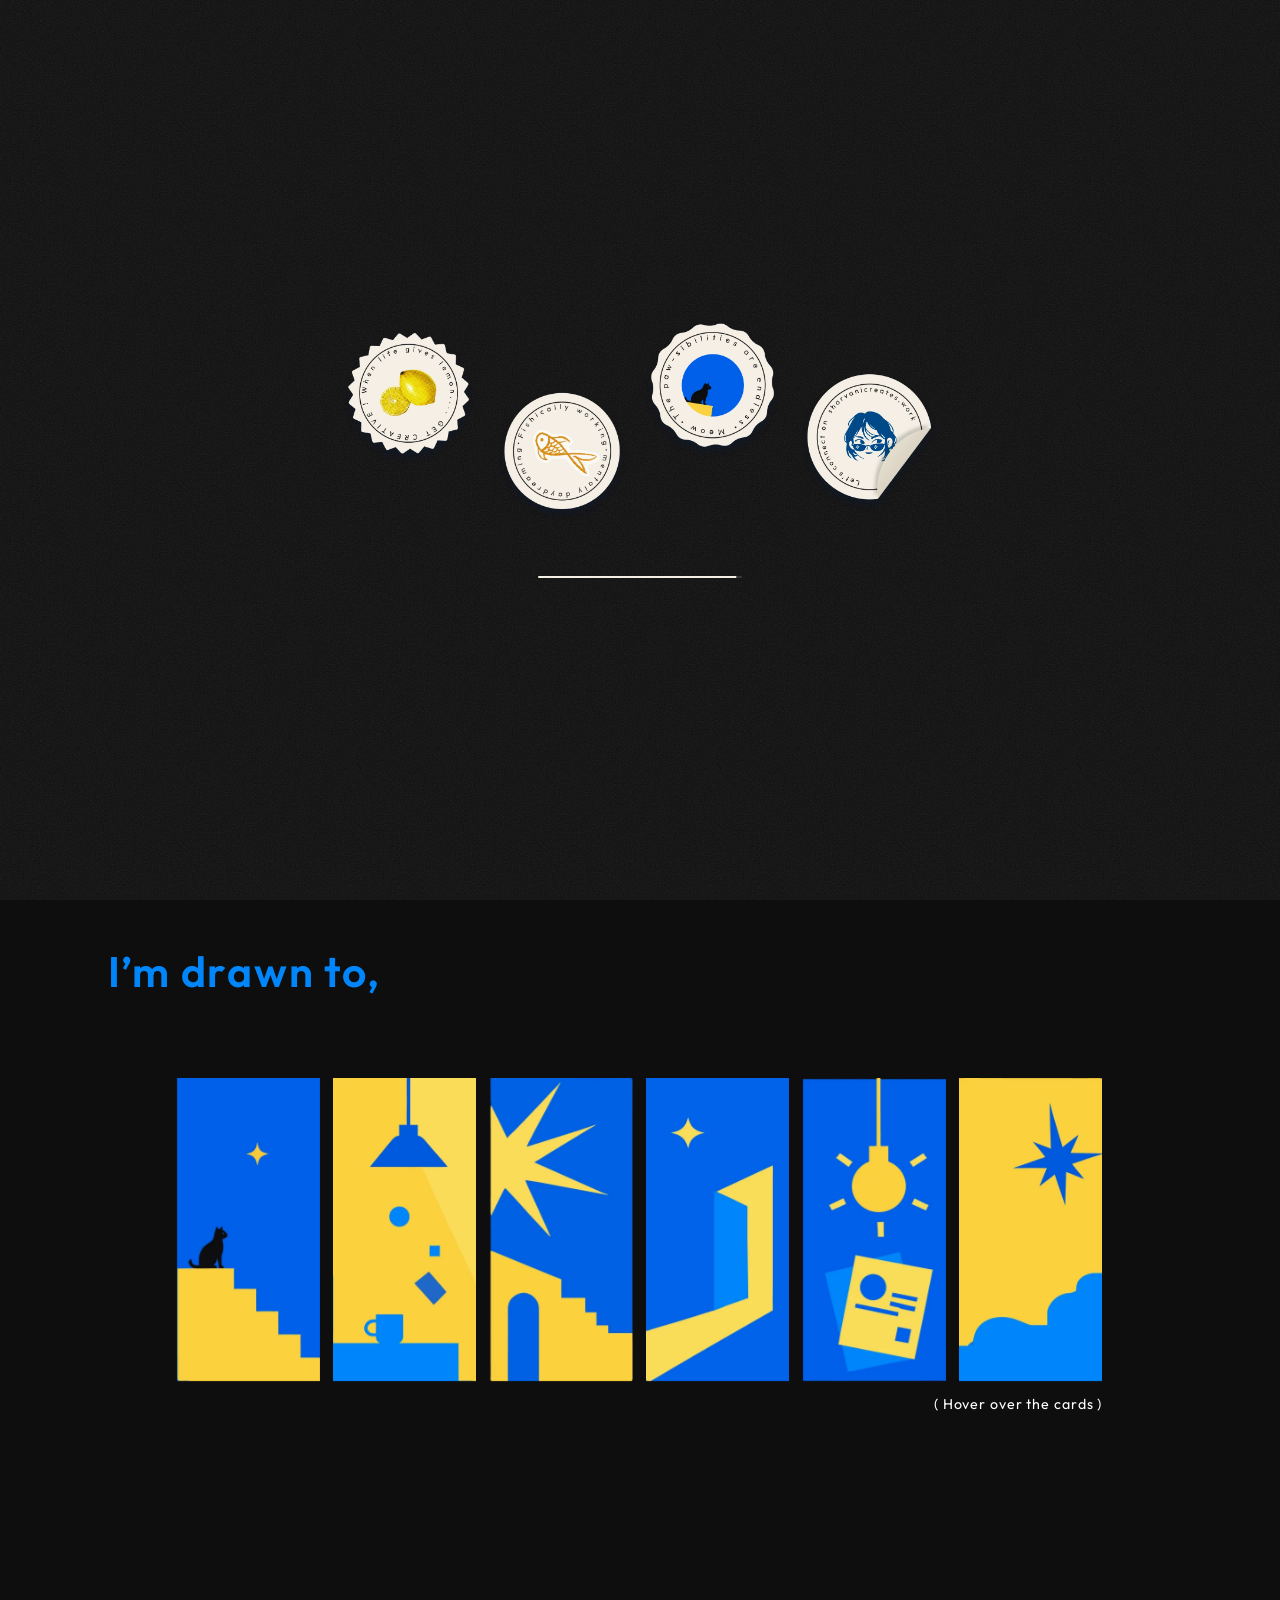
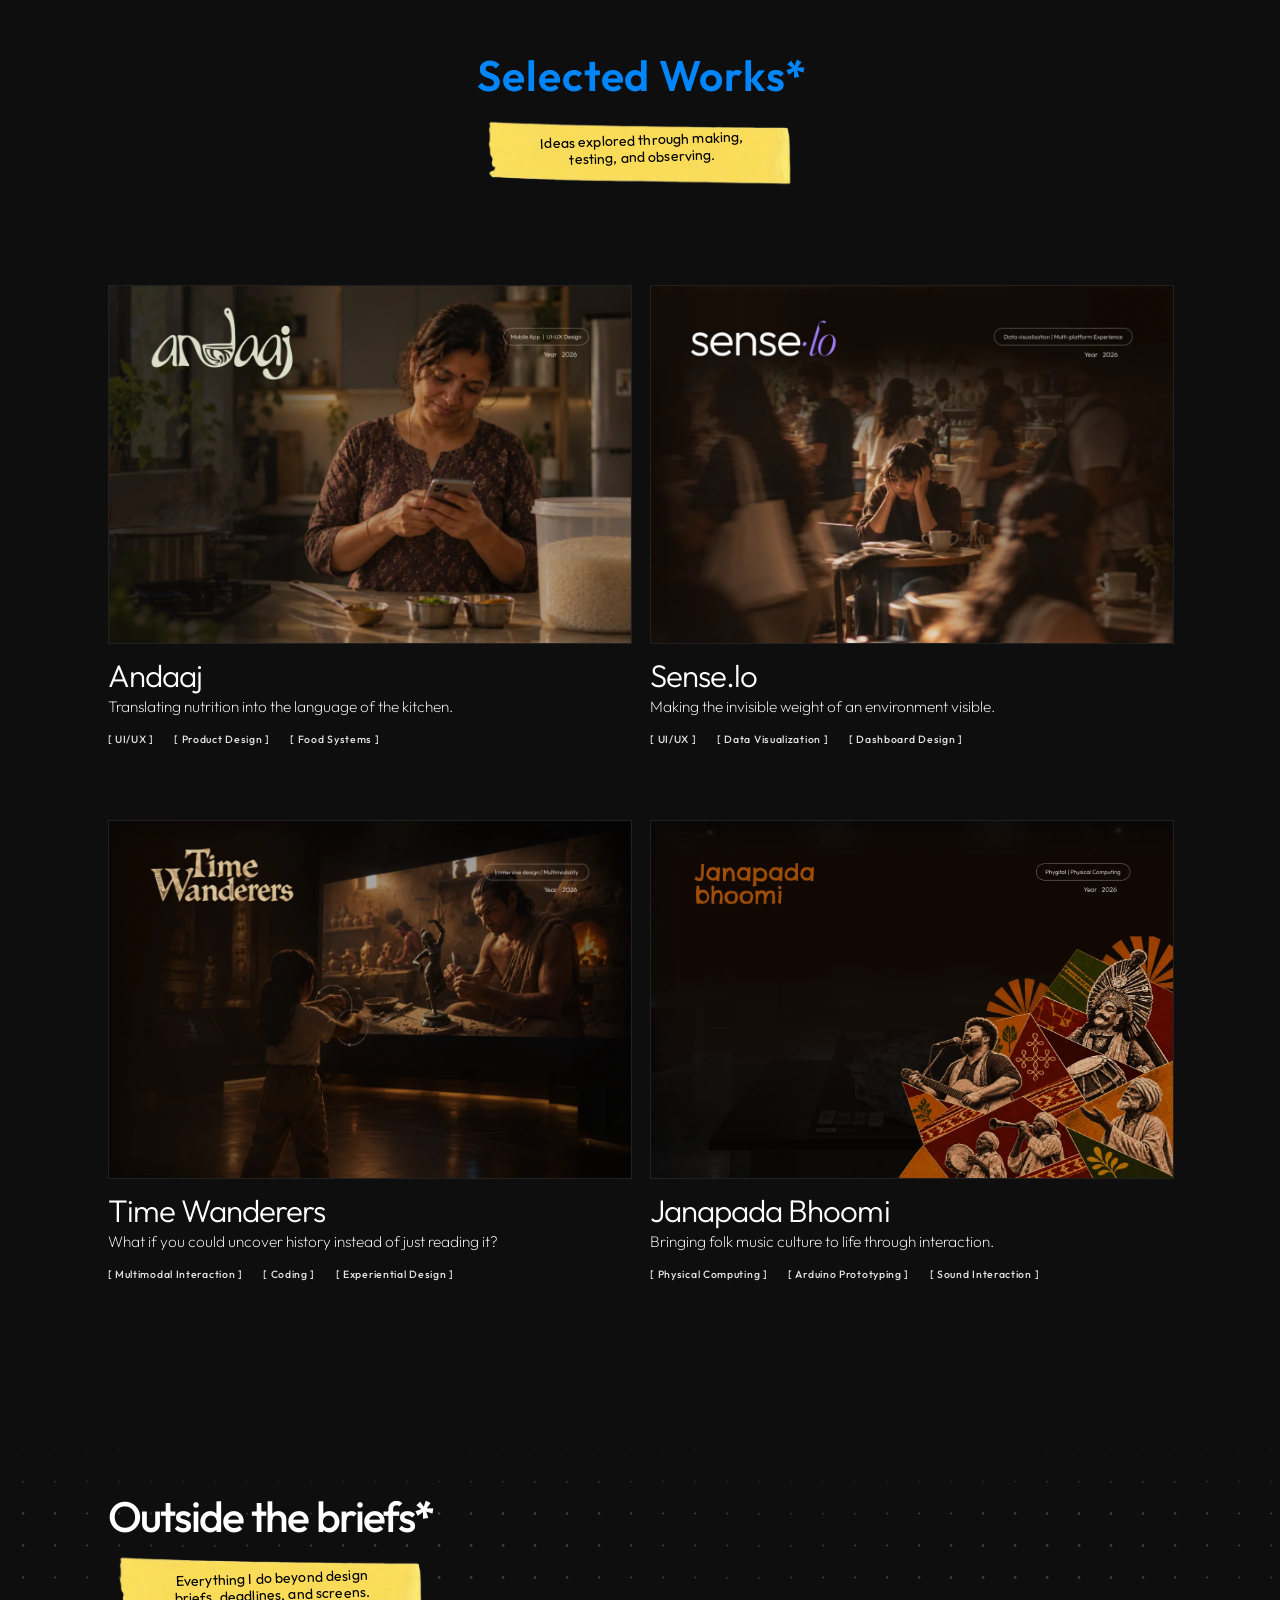
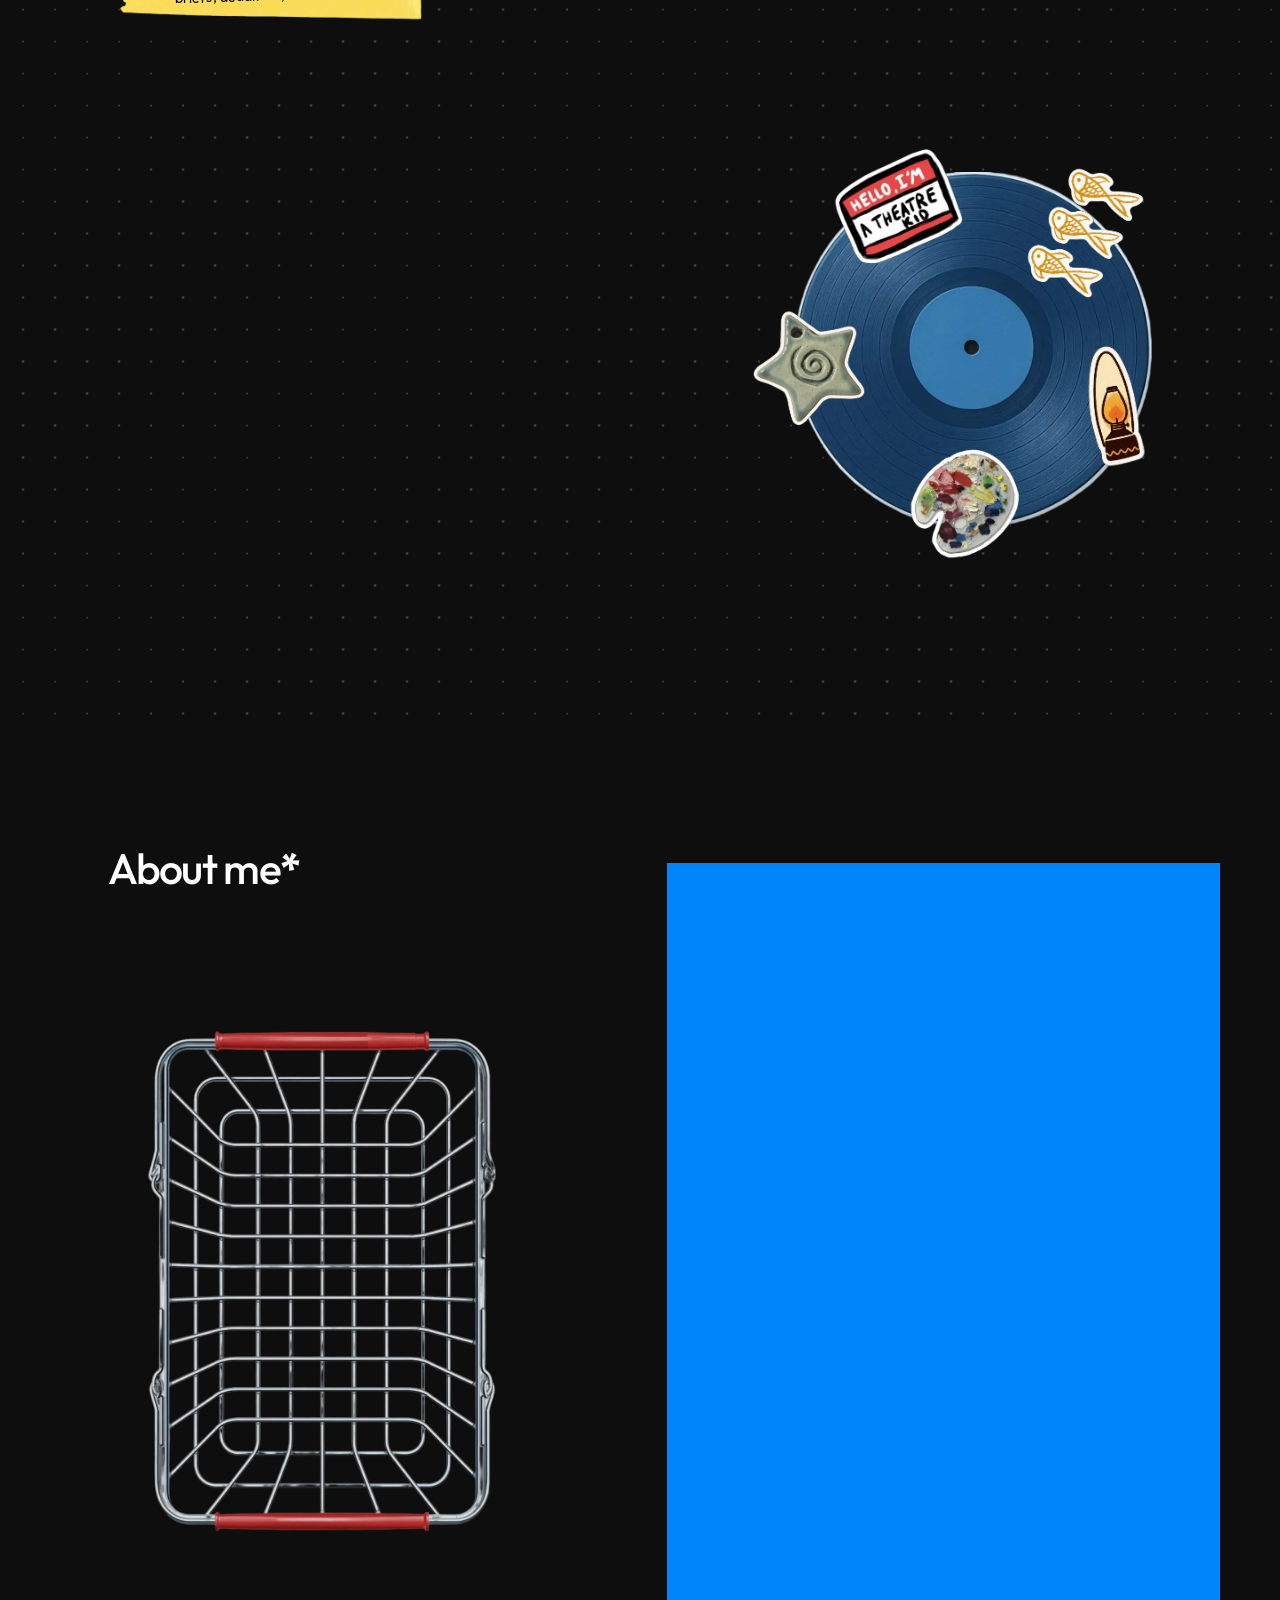
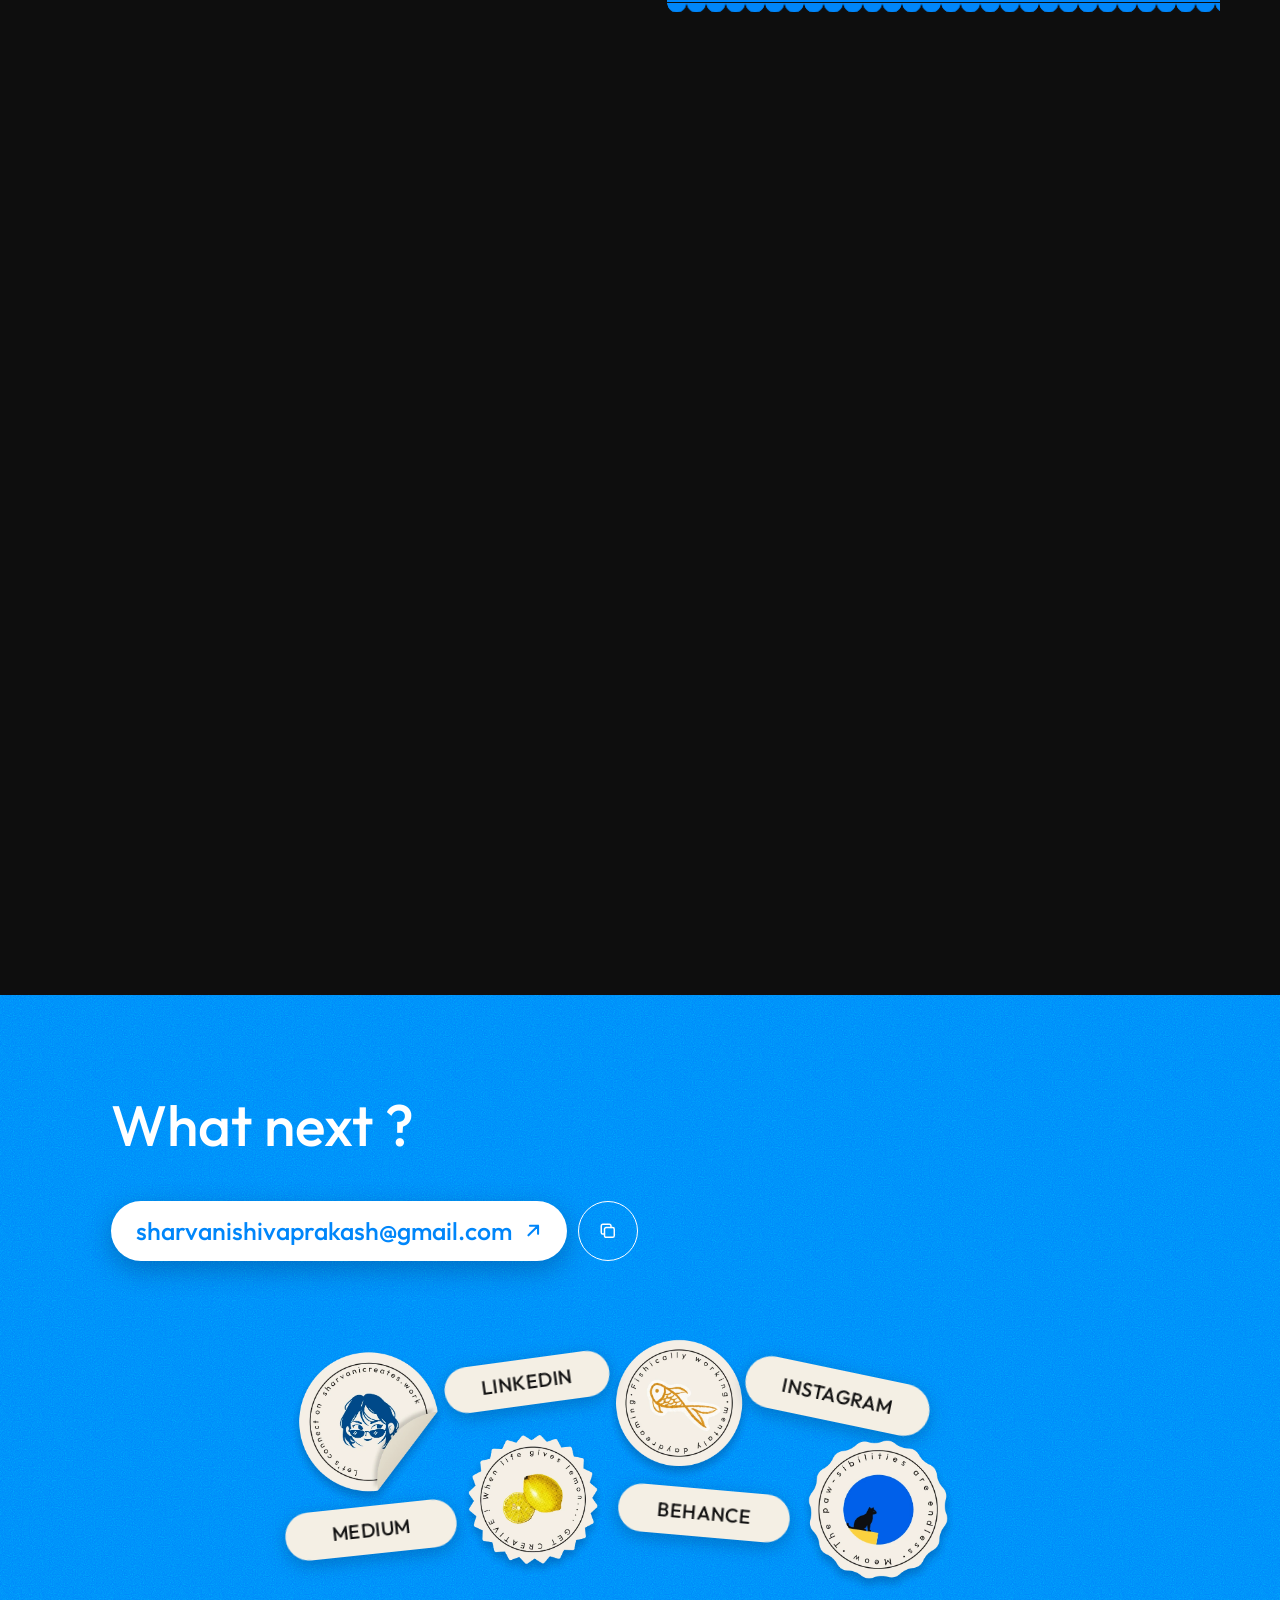
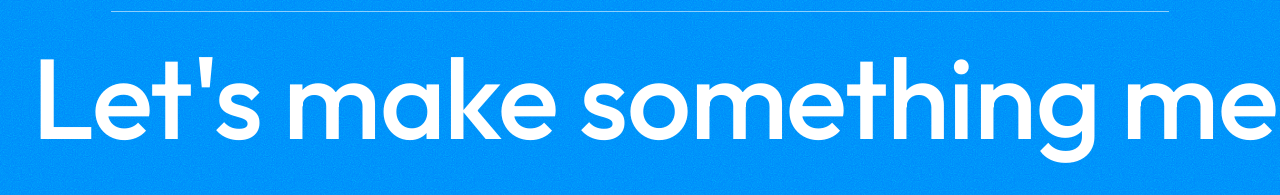
<file: index.html>
<!doctype html>
<html lang="en">
<head>
  <meta charset="utf-8">
  <meta name="viewport" content="width=device-width, initial-scale=1">
  <title>Sharvani SP — Interaction Designer</title>
  <meta name="description" content="Sharvani SP, an interaction designer exploring the intersection of human behaviour, technology, and meaningful experiences.">
  <meta name="theme-color" content="#0e0e0e">
  <link rel="icon" href="assets/favicon.ico?v=2" sizes="any">
  <link rel="icon" href="assets/favicon-32.png?v=2" type="image/png" sizes="32x32">
  <link rel="apple-touch-icon" href="assets/apple-touch-icon.png?v=2">
  <link rel="preconnect" href="https://fonts.googleapis.com">
  <link rel="preconnect" href="https://fonts.gstatic.com" crossorigin>
  <link href="https://fonts.googleapis.com/css2?family=Averia+Serif+Libre:wght@400;700&family=IBM+Plex+Mono:wght@400;500&family=Outfit:wght@200;300;400;500;600;700&family=Peralta&family=Kranky&family=Silkscreen:wght@700&family=Mountains+of+Christmas:wght@700&family=Pacifico&family=Pangolin&family=Playwrite+US+Trad&family=Over+the+Rainbow&display=swap" rel="stylesheet">
  <!-- ?v= makes browsers fetch the new CSS and JS after each update; bump it whenever they change -->
  <link rel="stylesheet" href="css/style.css?v=48">
  <script>
    // decide before the first paint whether the intro plays, so the page never flashes underneath it
    (function () {
      var still = matchMedia("(prefers-reduced-motion: reduce)").matches;
      var inside = document.referrer && document.referrer.indexOf(location.origin) === 0;
      if (!still && !inside) document.documentElement.classList.add("is-preloading");
    })();
  </script>
</head>
<body data-page="home">
  <!-- The intro (js/preloader.js): on a black, grainy screen the four stickers from Figma "preloader"
       (node 332:77) float in one by one and bob gently, with a loading bar under them until the page is ready.
       It only plays on a fresh visit, not when coming back from a project page. -->
  <div class="preloader" aria-hidden="true">
    <div class="pl-stage">
      <div class="pl-st" style="--x:0.7;--y:12.7;--w:147;--i:0"><img src="assets/final/stickers/lemon.webp" alt="" width="441" height="441"></div>
      <div class="pl-st" style="--x:175.1;--y:79.3;--w:144.7;--i:1"><img src="assets/final/stickers/fish.webp" alt="" width="434" height="434"></div>
      <div class="pl-st" style="--x:340.3;--y:0.7;--w:152.3;--i:2"><img src="assets/final/stickers/cat.webp" alt="" width="457" height="456"></div>
      <div class="pl-st" style="--x:515.8;--y:57.7;--w:153.7;--i:3"><img src="assets/final/stickers/doodle.webp" alt="" width="461" height="465"></div>
    </div>
    <div class="pl-bar"><i></i></div>
  </div>

  <a class="skip" href="#work">Skip to work</a>

  <!-- Figma "Portfolio final 3" (page 2). On desktop every block is placed at its Figma
       position: --x / --y / --w are Figma pixels inside the section, scaled by --u. -->
  <header class="top-nav">
    <a class="logo" href="#top" aria-label="Sharvani SP, back to top">
      <img src="assets/final/logo.webp" alt="" width="53" height="53">
      <span>SP.</span>
    </a>
    <nav class="pill" aria-label="Sections">
      <a href="#work" data-section="work">Work</a>
      <a href="#about" data-section="about">About</a>
      <a href="#" id="nav-archives">Archives</a>
      <a href="#contact" data-section="contact">Contact</a>
      <a href="#" class="js-resume">Resume</a>
    </nav>
  </header>

  <main id="top">
    <!-- Hero and "I'm drawn to" share a moving dot grid (js/dot-grid.js) -->
    <div class="dots-zone">
      <canvas class="dots-bg" aria-hidden="true"></canvas>

      <!-- Hero (Figma "Portfolio final 3", node 291:1544) -->
      <section class="frame hero" style="--h:900" aria-labelledby="hero-name">
        <img class="at hey reveal" style="--x:387;--y:262;--w:188" src="assets/final/hey-its.webp" alt="hey, it’s" width="188" height="81">
        <!-- Every letter has its own font (as in Figma) and the letters jiggle lightly, each on its own beat -->
        <h1 class="at hero-name reveal" style="--x:418;--y:316;--w:641;--i:1" id="hero-name" aria-label="Sharvani">
          <span class="nl f-peralta" aria-hidden="true">S</span><span class="nl f-kranky" aria-hidden="true">H</span><span class="nl f-silk" aria-hidden="true">A</span><span class="nl f-mountains" aria-hidden="true">R</span><span class="nl f-pacifico" aria-hidden="true">V</span><span class="nl f-silk" aria-hidden="true">A</span><span class="nl f-pangolin" aria-hidden="true">N</span><span class="nl f-playwrite" aria-hidden="true">i</span><span class="nl f-rainbow nl-star" aria-hidden="true">*</span>
        </h1>
        <p class="at hero-role reveal" style="--x:387;--y:434;--w:667;--i:1">Interaction Designer</p>
        <p class="at hero-line reveal" style="--x:387;--y:567;--w:667;--i:2">Turning insights about <b>people</b> and <b>behaviour</b> into <br><b>thoughtful digital experiences.</b></p>
        <div class="at hero-ctas reveal" style="--x:387;--y:643;--w:667;--i:3">
          <a class="btn btn-solid" href="#work">Explore my work
            <span class="btn-icon icon-down" aria-hidden="true"><svg viewBox="0 0 12 12"><path d="M6 1.5v8.5M2.5 6.5 6 10l3.5-3.5"/></svg><svg viewBox="0 0 12 12"><path d="M6 1.5v8.5M2.5 6.5 6 10l3.5-3.5"/></svg></span>
          </a>
          <a class="btn js-resume" href="#">Resume
            <span class="btn-icon icon-out" aria-hidden="true"><svg viewBox="0 0 12 12"><path d="M3 9 9.5 2.5M4 2.5h5.5V8"/></svg><svg viewBox="0 0 12 12"><path d="M3 9 9.5 2.5M4 2.5h5.5V8"/></svg></span>
          </a>
        </div>
        <!-- Sharvani's doodle, big and dark blue, tilted and running off the bottom right. Its eyes follow the cursor (js/doodle-eyes.js). -->
        <div class="at hero-doodle reveal" style="--x:1105.3;--y:409.4;--w:517.8;--i:3" aria-hidden="true"><svg viewBox="6.8 7.3 40.4 39.6" fill="currentColor"><path d="M25.4921 9.09962C25.9836 8.50917 26.7035 7.92143 27.4561 7.70384C29.2831 7.17563 32.3078 8.40793 33.9219 9.2051C35.6224 10.0452 36.9648 11.2882 38.0351 12.8236C38.4292 13.2766 38.8821 14.1892 39.2998 14.5823C41.7115 16.8522 44.0605 19.2475 45.1707 22.4538C45.6464 23.8274 45.5206 25.0655 44.8353 26.389C45.2439 26.9725 45.5868 27.5985 45.9251 28.224C47.1445 30.4773 47.3417 33.5232 44.8219 34.9877C45.2558 36.9703 45.2318 39.273 43.7546 40.8364C43.1294 41.4981 42.4863 41.8257 41.5984 41.9841C41.7684 41.8946 41.927 41.8327 42.0991 41.7318C42.6669 41.3977 43.1314 40.913 43.4415 40.3317C43.9474 39.3789 43.9919 38.2177 43.765 37.1766C43.6796 36.7858 43.544 36.4546 43.4275 36.0788C43.3374 36.1955 43.2285 36.307 43.1278 36.4157C43.1744 37.1002 43.2409 37.6287 43.0903 38.3171C42.7676 39.7909 42.087 40.7354 40.6955 41.2999C40.6528 44.0518 39.4993 46.4249 36.456 46.5033C36.632 46.4234 36.8144 46.3418 36.9798 46.242C38.5017 45.3217 38.9119 43.3795 38.7284 41.7253C38.6968 41.4404 38.6865 41.1808 38.6138 40.9011C38.6143 40.9404 38.6148 40.9795 38.6148 41.0188C38.6176 42.4362 37.7952 44.4866 36.7896 45.4775C35.7117 46.5393 34.1572 46.89 32.9955 45.7174C33.733 45.7948 34.2045 45.8126 34.8913 45.4576C36.0194 44.8745 36.6558 43.6649 37.0271 42.4975C36.2086 43.7899 35.0652 44.9162 33.4331 44.8422C35.9384 44.2125 36.8302 40.8545 37.0424 38.5971C35.8087 40.1977 33.5115 41.7747 31.5879 42.3899C31.134 42.5351 30.759 42.6161 30.296 42.704C30.4508 42.6031 30.8203 42.4214 30.9994 42.3236C31.4751 42.0703 31.9391 41.7954 32.3899 41.4999C34.1082 40.3605 35.6294 38.9387 36.7005 37.174C36.802 37.0071 37.2168 36.3829 37.2507 36.2392C37.3762 35.7108 37.3925 35.0806 37.5043 34.5266C37.3247 34.5543 37.1138 34.5636 36.9298 34.5763C36.7745 35.4106 36.2466 36.2542 35.6695 36.8642C34.6064 37.9871 33.276 38.374 31.7696 38.4146C29.1964 38.4128 27.0298 37.5712 26.1683 34.9419C26.0695 34.6399 26.0408 34.4093 26.0232 34.0928C25.4626 33.7261 25.1403 33.5882 24.4869 33.4777C24.4694 33.5949 24.4499 33.8729 24.4174 33.9722C24.3079 34.3076 23.7494 36.1709 23.5656 36.3187C23.4619 36.292 23.1207 35.9468 23.1052 35.8562C23.078 35.6986 23.4 35.144 23.4733 35.0061C23.749 34.487 23.996 34.0077 24.2017 33.4586C23.6987 33.4899 23.3741 33.5727 22.9165 33.7637C22.7361 34.5354 22.1447 35.4458 21.5667 35.9556C19.6262 37.6675 15.745 36.822 14.1994 34.9355C13.5536 34.1472 12.839 32.8822 12.901 31.8432C12.6901 31.7855 12.45 31.7381 12.2494 31.6644C11.9678 31.5606 12.0031 30.9165 12.124 30.719C12.2177 30.6429 12.3583 30.6755 12.3755 30.6525C12.5904 30.364 12.8003 29.8867 12.9686 29.5627C12.601 28.8938 12.4233 28.5731 12.283 27.805C10.1825 28.0959 10.1521 31.2772 10.9806 32.7011C11.735 33.9979 12.3658 34.5496 13.7855 34.8979C13.8467 35.077 13.8992 35.2659 13.9635 35.4429C15.0702 38.491 17.5371 41.0809 20.3099 42.6994C20.5643 42.8479 20.828 42.9727 21.085 43.1129C20.7572 43.0193 20.3112 42.8981 19.9991 42.7703C18.7659 42.2657 17.6591 41.3803 16.7315 40.4355C16.3969 40.0947 16.1123 39.7339 15.8013 39.3851C14.9972 40.1796 14.1694 40.2903 13.1106 39.9694C13.4404 41.1205 13.9463 42.3674 15.0646 42.9608C15.3872 43.1318 15.6518 43.1877 16.0076 43.2542C15.2033 43.4206 14.5509 43.3127 13.8564 42.8495C12.4965 41.9367 11.8565 40.4132 11.3365 38.9296C11.3024 38.8323 10.7489 38.2951 10.6292 38.1411C9.82322 37.1036 9.34164 36.0281 9.08425 34.7367C9.0696 35.1428 9.02765 35.5534 9.02444 35.959C9.00837 37.9915 9.64652 40.3542 11.7658 41.0858C10.1213 41.0157 9.11383 40.0802 8.43363 38.6276C7.3471 36.307 7.84105 33.7787 8.29047 31.373C8.40444 30.763 8.58981 30.1409 8.64257 29.5247C8.65067 29.4217 8.49615 28.982 8.45477 28.8562C7.70376 28.2848 7.30236 27.6982 7.12648 26.7471C6.64899 24.165 8.95193 21.4098 10.4493 19.4484C11.0577 18.652 11.6485 17.8423 12.2212 17.02C11.211 15.6214 11.5769 14.367 12.6784 13.1192C13.6972 12.0086 14.9979 11.1607 16.2223 10.2944C17.9101 9.10022 19.6581 7.6858 21.8074 7.56956C21.883 7.55822 21.9548 7.55675 22.0308 7.55809C23.4717 7.58394 24.4993 8.10067 25.4921 9.09962ZM26.7185 29.8158C24.9435 29.1513 23.5091 27.5077 22.7347 25.8009C21.938 24.0447 21.5818 21.982 21.5101 20.0605C21.4988 19.7594 21.5697 19.0995 21.5813 18.7357C21.4395 18.7423 21.3417 18.7524 21.2002 18.7266C20.8105 19.3026 20.3023 19.8919 19.892 20.4632C18.6242 22.2282 16.4939 25.1523 14.3951 25.9679C14.1197 27.6718 14.0932 28.6456 14.3711 30.3295C14.2377 30.3505 13.9781 30.3849 13.8585 30.4191C13.6547 30.2496 13.5138 30.1264 13.3232 29.9398C13.2817 30.0459 12.9471 30.7247 13.0052 30.8054C13.1404 30.9936 13.1265 30.9271 13.1347 31.1897C14.0702 30.4004 16.754 30.9377 17.8956 31.1372C19.2752 31.461 22.0272 31.9615 22.8538 33.2091C23.9822 32.6069 25.1994 32.8776 26.2229 33.5491C26.9957 32.7267 29.3139 32.6995 30.4161 32.6674C31.7328 32.6289 35.6778 32.7616 36.6465 33.6907C36.6998 33.7424 36.751 33.796 36.8004 33.8511C36.7981 33.7228 36.7865 33.677 36.8382 33.5647C36.9342 33.4655 37.0784 33.4808 37.2168 33.4769C37.3126 33.274 37.7704 32.3918 37.7994 32.2844C37.9482 31.7306 38.0191 30.866 38.1226 30.2698C36.6708 29.5705 35.729 28.6332 34.8285 27.3185C32.7465 27.347 31.1322 27.6694 29.1514 28.3268C28.4884 28.5467 27.7899 28.7486 27.5099 27.9137C27.725 27.4536 28.0246 27.3535 28.4775 27.1573C27.9576 26.9205 27.4229 26.6873 26.9429 26.3688C25.6092 25.4838 24.5899 24.1057 24.0228 22.6173C23.7996 22.0312 23.583 21.2104 23.5345 20.5812C23.4988 20.1009 23.4995 19.6186 23.5367 19.1384C23.5456 19.0275 23.5893 18.7778 23.5438 18.7047C22.6517 21.456 22.6935 23.8154 24.0269 26.4306C24.6824 27.7316 25.5986 28.8839 26.7185 29.8158ZM14.6473 25.5258C16.292 24.3941 17.3966 22.8446 18.3789 21.1287C18.4402 21.0217 18.7725 20.4714 18.7778 20.3938C18.5062 20.6541 17.9945 21.2691 17.7238 21.5753C17.266 22.0949 16.8137 22.6193 16.3668 23.1484C15.8115 23.8027 15.0386 24.7276 14.6435 25.488L14.6473 25.5258ZM38.2375 29.6049C38.2665 29.4339 38.2952 29.232 38.3299 29.0648C37.5843 28.114 36.8638 27.1438 36.169 26.1555C36.0859 26.0373 35.559 25.2587 35.5013 25.2225C36.0484 26.914 36.7093 28.5097 38.1857 29.6344L38.2331 29.6409L38.2375 29.6049ZM32.6153 22.2878C32.1684 22.143 31.7212 22.0551 31.29 21.8687C28.4985 20.662 26.9072 17.8044 26.1575 14.9888C26.1469 14.9492 26.1482 14.9597 26.1181 14.922C25.3787 16.2942 24.7494 17.5715 24.5284 19.1498C26.1176 23.3315 28.6136 25.4692 32.9763 26.4888C33.4952 26.6006 33.8759 26.6646 34.411 26.6783C33.8145 25.5871 33.3984 24.7397 32.9911 23.543C32.8707 23.1892 32.7209 22.5667 32.6153 22.2878ZM15.0503 38.9268L15.293 38.7821C14.3258 38.5404 13.33 37.6727 12.8345 36.8231C12.769 36.7108 12.6703 36.4719 12.5788 36.4217L12.586 36.4623C12.7523 37.4284 12.4518 38.0518 13.4485 38.7922C13.7825 39.0404 14.2153 39.1667 14.632 39.0862C14.7796 39.0577 14.9212 39.0039 15.0503 38.9268ZM31.3941 26.5266C30.6622 26.3004 29.9611 26.0556 29.2748 25.7132C27.4328 24.7713 25.9284 23.2811 24.969 21.4482C24.8921 21.3024 24.4553 20.3445 24.4063 20.3044C24.4219 20.6174 24.4356 20.9135 24.4787 21.2244C24.8516 23.917 26.6499 25.8864 29.0694 26.942C29.7572 26.7484 30.2088 26.6508 30.9192 26.5577C31.0758 26.5476 31.2383 26.5396 31.3941 26.5266ZM22.6277 16.4921C23.4404 15.1878 24.2392 13.8776 24.834 12.4587C24.8845 12.3384 25.0394 12.0035 25.0432 11.9018C23.8844 13.0121 23.226 14.2665 22.8074 15.8003C22.7665 15.9499 22.6058 16.3809 22.6277 16.4921ZM15.176 33.3957C15.2605 33.4839 15.467 33.7215 15.5707 33.7564C15.9359 33.4332 16.718 32.6221 17.041 32.2565C16.9418 32.155 16.7402 31.9387 16.632 31.8714L15.176 33.3957ZM29.9852 36.4859C30.5401 35.9403 31.2867 35.18 31.8086 34.6083C31.7023 34.496 31.525 34.2761 31.3816 34.2515L30.2142 35.4611C30.0437 35.6363 29.7026 35.9597 29.5714 36.1463L29.5541 36.1707C29.6356 36.2462 29.8807 36.513 29.9852 36.4859ZM22.2423 20.3506C22.4175 19.8059 22.4387 19.0681 22.6732 18.5102C22.7199 18.3992 22.8825 18.01 22.8616 17.9267L22.8483 17.9452C22.632 18.2527 22.6122 18.4122 22.3056 18.6791C22.2882 18.9113 22.1899 20.1851 22.2423 20.3506ZM27.887 16.9678C28.5184 18.4327 29.2213 19.7508 30.5882 20.6795C30.795 20.8199 31.2722 21.1361 31.5009 21.2217C31.4044 21.0919 31.3004 21.0105 31.1912 20.8944C30.6293 20.2961 30.0582 19.6842 29.5347 19.0519C29.1739 18.6126 28.8173 18.1698 28.4651 17.7236C28.366 17.5962 27.9643 17.0235 27.887 16.9678ZM30.846 34.0181C30.7562 33.9213 30.5499 33.6669 30.4244 33.6568C30.2344 33.8594 29.0624 34.9963 29.0456 35.1523C29.0776 35.2636 29.2728 35.4238 29.3721 35.48L29.4161 35.473C29.8142 35.0874 30.4968 34.4254 30.846 34.0181ZM17.5909 32.4884C17.3986 32.6835 15.8207 34.2755 15.7811 34.3879C15.84 34.501 16.0443 34.7168 16.1455 34.7636C16.7674 34.1353 17.3835 33.501 17.9937 32.8613C17.8875 32.7482 17.7244 32.558 17.5909 32.4884ZM45.7211 29.0788C46.0796 30.7803 45.7745 32.3253 44.5131 33.596C44.5804 33.8291 44.6259 34.1327 44.6883 34.3224L44.7181 34.3377L44.8692 34.2406C46.4957 32.9003 46.5803 30.9527 45.7638 29.1189C45.7571 29.1034 45.7341 29.0886 45.7211 29.0788ZM9.43457 21.8394C8.22665 23.4255 6.79583 25.9291 8.04335 27.8599C8.13985 28.0082 8.20882 28.1102 8.31831 28.2486C7.89868 26.325 8.40123 24.1371 9.20381 22.3804C9.24964 22.2801 9.4385 21.9226 9.43457 21.8394ZM41.9032 37.4719C41.2811 37.8681 40.9361 38.0055 40.2444 38.2094C40.3836 39.0399 40.6393 40.0779 40.6698 40.9057C40.6838 41.0105 40.6846 41.0548 40.6838 41.1611C41.52 40.3998 41.895 39.6992 41.9837 38.53C42.0026 38.2821 41.9871 37.7221 41.925 37.4951L41.9032 37.4719ZM44.5242 25.48C45.4417 23.0724 43.6361 20.4763 42.2914 18.587C42.2174 18.483 42.0034 18.1925 41.9169 18.1358C42.5285 19.3606 42.9487 20.9044 43.1793 22.2508C43.2275 22.5337 43.2704 22.8174 43.3082 23.1018C43.3408 23.3627 43.3615 23.7144 43.4492 23.9533C43.6814 24.5843 44.0685 25.1882 44.4238 25.7539L44.5242 25.48ZM17.4096 10.4534C15.3989 11.7511 11.4979 13.6966 12.4165 16.6566L12.4451 16.6848C12.5268 16.6032 12.708 16.3153 12.7933 16.1982L13.9558 14.5684C14.8215 13.358 15.761 12.1485 16.788 11.0707C16.9828 10.8663 17.2198 10.6785 17.4272 10.4812L17.4096 10.4534ZM39.9742 37.0389C40.5016 36.9426 40.8849 36.7915 41.3432 36.5027C42.5334 35.6751 43.3022 34.5121 43.5825 33.0605C43.8498 31.6768 43.434 29.8544 41.8367 29.5255C41.6985 29.4973 41.537 29.498 41.3968 29.5125C40.6799 29.5648 40.2271 29.8875 39.6921 30.3526C39.5112 31.933 39.4341 32.9622 39.6114 34.5763C39.6634 35.0493 39.725 35.5214 39.7962 35.9918C39.8508 36.3298 39.932 36.7064 39.9742 37.0389Z"/><path d="M17.1831 25.0846C17.995 25.067 18.4305 25.0941 19.2354 25.3374C20.0974 25.5981 21.6301 26.3504 22.0583 27.1534C21.8164 27.7484 21.6155 27.833 21.0179 27.5877C20.8321 27.5217 20.4969 27.3123 20.319 27.207C20.0189 27.0295 19.7161 26.8563 19.4105 26.6881C18.2981 26.0844 17.2005 25.6923 15.9756 25.3876C16.3697 25.2119 16.7583 25.1507 17.1831 25.0846Z"/><path d="M41.3415 31.3225C41.5402 31.2943 41.8927 31.3717 41.9082 31.6077C41.7889 31.6478 41.6029 31.6083 41.4755 31.6235C41.0009 31.6805 40.6674 32.0704 40.3809 32.3965C40.7957 33.0903 40.9523 33.7257 40.4282 34.4285C40.3485 34.5033 40.1845 34.6889 40.075 34.6112C40.0908 34.5264 40.2523 34.1232 40.2957 34.0277C40.5892 33.3825 40.2551 32.9837 39.9795 32.3699C40.2404 31.8469 40.7406 31.3839 41.3415 31.3225Z"/><path d="M21.9211 37.8269C22.1243 37.8556 22.4775 38.0414 22.6841 38.1121C23.015 38.2252 23.3385 38.3282 23.6825 38.3968C24.5774 38.5761 25.494 38.6219 26.4024 38.5331C26.7636 38.4992 27.2051 38.4125 27.5506 38.411C27.591 38.4721 27.5762 38.4384 27.576 38.5212C27.481 38.7161 27.1953 38.8735 27.0072 39.001C26.6203 39.2484 26.1972 39.4337 25.7528 39.5499C24.3755 39.9218 22.5204 39.6333 21.8602 38.0148C21.8292 37.939 21.8794 37.8885 21.9211 37.8269Z"/><g class="hd-eyes"><path d="M31.575 29.1769C32.915 29.0946 34.0744 29.3306 35.1466 30.1523C35.3715 30.1536 35.8339 30.0509 35.9879 30.1034C35.9944 30.1316 36.0058 30.1531 35.9957 30.1802C35.8293 30.6399 35.439 31.2027 35.1163 31.5604L34.9494 31.6111C34.8562 31.7413 34.7367 31.939 34.6417 32.057C34.4934 32.241 34.3384 32.3668 34.1451 32.4889C33.4414 32.4012 32.7106 32.3549 32.0235 32.264C31.9948 32.2229 31.9676 32.1804 31.9423 32.137C31.64 31.6233 31.5673 31.0935 31.7257 30.5177C31.7872 30.233 31.9218 30.0118 32.0776 29.7716C30.8 29.7561 29.6688 30.1337 28.6769 30.9556C28.3226 31.2488 28.0646 31.5831 27.7657 31.8352L27.7136 31.8282C27.6332 31.7508 27.6458 31.792 27.627 31.7048C27.6883 31.4988 27.9481 31.0964 28.084 30.9289C29.0309 29.7615 30.1481 29.3524 31.575 29.1769Z"/><path d="M17.4497 27.4158C17.5293 27.3972 17.7065 27.3933 17.7935 27.3938C19.6268 27.4047 21.3831 28.4714 22.1066 30.1784C22.2141 30.432 22.387 30.8916 22.3867 31.1657C22.3426 31.2545 22.3739 31.2208 22.2917 31.2723C22.2717 31.27 22.142 31.2565 22.1322 31.2635C21.8625 31.455 21.641 31.5603 21.3307 31.6724C20.7209 31.4703 20.1337 31.2767 19.5151 31.1049C19.377 30.9209 19.2896 30.7457 19.191 30.5399C19.0914 30.3055 19.0298 30.0568 19.0087 29.8029C18.9617 29.2517 19.1036 28.7577 19.4634 28.3366C19.1411 28.2033 18.8039 28.1091 18.4592 28.0561C17.3901 27.9003 16.7856 28.1226 15.9516 28.7478C15.963 28.9075 16.0137 29.2827 15.9009 29.3958L15.8441 29.3909C15.6201 29.2002 15.1867 28.1643 15.1426 27.848L15.1664 27.8201C15.3418 27.7735 15.6765 27.8993 15.8786 27.9505C16.3768 27.6268 16.8634 27.4795 17.4497 27.4158Z"/></g></svg></div>
        <!-- The yellow star over the doodle's glasses (Figma 264:554) -->
        <img class="at hero-star reveal" style="--x:1335.8;--y:549;--w:266.4;--i:3" src="assets/final/hero-star.svg" alt="" width="267" height="271" aria-hidden="true">
      </section>

      <!-- I'm drawn to: six cards that turn over to a white card on hover (tap on touch screens), js/drawn-cards.js -->
      <section class="frame drawn" style="--h:802" aria-labelledby="drawn-title">
        <h2 class="at drawn-title" style="--x:121;--y:136;--w:420" id="drawn-title">I’m drawn to,</h2>
        <ul class="at drawn-cards" style="--x:199;--y:313;--w:1041">
          <li><button class="flip" type="button" aria-label="the little things"><span class="flip-in"><img class="flip-front" src="assets/final/drawn/front-1.webp" alt="" width="322" height="682" loading="lazy"><img class="flip-back" src="assets/final/drawn/back-1.webp" alt="" width="322" height="682" loading="lazy"></span></button></li>
          <li><button class="flip" type="button" aria-label="the patterns"><span class="flip-in"><img class="flip-front" src="assets/final/drawn/front-2.webp" alt="" width="322" height="682" loading="lazy"><img class="flip-back" src="assets/final/drawn/back-2.webp" alt="" width="322" height="682" loading="lazy"></span></button></li>
          <li><button class="flip" type="button" aria-label="and behaviours"><span class="flip-in"><img class="flip-front" src="assets/final/drawn/front-3.webp" alt="" width="322" height="682" loading="lazy"><img class="flip-back" src="assets/final/drawn/back-3.webp" alt="" width="322" height="682" loading="lazy"></span></button></li>
          <li><button class="flip" type="button" aria-label="that make us pause and wonder why,"><span class="flip-in"><img class="flip-front" src="assets/final/drawn/front-4.webp" alt="" width="322" height="682" loading="lazy"><img class="flip-back" src="assets/final/drawn/back-4.webp" alt="" width="322" height="682" loading="lazy"></span></button></li>
          <li><button class="flip" type="button" aria-label="sometimes they reveal a problem worth solving"><span class="flip-in"><img class="flip-front" src="assets/final/drawn/front-5.webp" alt="" width="322" height="682" loading="lazy"><img class="flip-back" src="assets/final/drawn/back-5.webp" alt="" width="322" height="682" loading="lazy"></span></button></li>
          <li><button class="flip" type="button" aria-label="other times, an idea worth exploring !"><span class="flip-in"><img class="flip-front" src="assets/final/drawn/front-6.webp" alt="" width="322" height="682" loading="lazy"><img class="flip-back" src="assets/final/drawn/back-6.webp" alt="" width="322" height="682" loading="lazy"></span></button></li>
        </ul>
        <p class="at drawn-note" style="--x:1040;--y:670;--w:200">( <span class="on-hover">Hover over</span><span class="on-touch">Tap</span> the cards )</p>
      </section>
    </div>

    <!-- Selected works -->
    <section class="frame works" id="work" style="--h:1700" aria-labelledby="work-title">
      <h2 class="at works-title" style="--x:454;--y:126;--w:534" id="work-title">Selected Works<span aria-hidden="true">*</span></h2>
      <div class="at tape" style="--x:535;--y:178;--w:368">
        <img src="assets/final/tape.webp" alt="" width="368" height="184">
        <p>Ideas explored through making, <br>testing, and observing.</p>
      </div>
      <div class="work-grid" id="work-grid"></div>
    </section>

    <!-- Outside the briefs and About me share the same moving dot grid as the hero (js/dot-grid.js) -->
    <div class="dots-zone">
      <canvas class="dots-bg" aria-hidden="true"></canvas>

    <!-- Outside the briefs -->
    <section class="frame outside" id="outside" style="--h:1077" aria-labelledby="outside-title">
      <h2 class="at big-label" style="--x:121;--y:80;--w:500" id="outside-title">Outside the briefs<span aria-hidden="true">*</span></h2>
      <div class="at tape" style="--x:120;--y:93;--w:368">
        <img src="assets/final/tape.webp" alt="" width="368" height="184">
        <p>Everything I do beyond design <br>briefs, deadlines, and screens.</p>
      </div>
      <!-- The paper cards. Clicking a sticker on the record brings in the card with the same name (js/outside.js). -->
      <div class="at peeks" style="--x:103;--y:270;--w:704">
        <div class="peek" id="peek-theatre"><img src="assets/final/outside/card-theatre.webp" alt="Drama, On &amp; Off Stage. Performing under the lights, taking theatre to the streets, painting backdrops, and crafting props. I love being part of the whole production, not just the performance." width="1408" height="1408" loading="lazy"></div>
        <div class="peek" id="peek-folk">
          <img src="assets/final/outside/card-folk.webp" alt="Giving Folk a Face. Designed a logo for folk artist Naveen Sajju, exploring a visual identity rooted in his musical personality." width="1408" height="1408" loading="lazy">
          <!-- the ns studio logo is animated -->
          <img class="peek-gif" src="assets/final/outside/folk-ns-studio.webp" alt="" width="616" height="616" loading="lazy">
        </div>
        <div class="peek" id="peek-paint"><img src="assets/final/outside/card-paint.webp" alt="Paws, Paint &amp; Purpose. Picked up a paintbrush to help brighten a dog shelter. A small way to give a space a little more love." width="1408" height="1408" loading="lazy"></div>
        <div class="peek" id="peek-clay"><img src="assets/final/outside/card-clay.webp" alt="Tiny Things Department. I make tiny clay charms because, well, why not? My favourite form of hyperfocus, one miniature at a time." width="1408" height="1408" loading="lazy"></div>
        <div class="peek" id="peek-fish">
          <img src="assets/final/outside/card-fish.webp" alt="Once Upon a Fish. Created a short animated video featuring Elu Meenu for a film. A little storytelling experiment, one frame at a time." width="1408" height="1408" loading="lazy">
          <!-- the YouTube video sits in the blue frame; js/outside.js loads it when the card opens -->
          <div class="peek-video" data-youtube="AbfyD6rdFBY"></div>
        </div>
      </div>
      <!-- The blue record turns; the stickers on it stay still -->
      <div class="at record" style="--x:812;--y:331;--w:497.3">
        <img class="vinyl" src="assets/final/outside/vinyl.webp" alt="" width="806" height="802" loading="lazy">
        <!-- clicking the face goes to About me, where it drops into the basket -->
        <a class="face-link" href="#about" aria-label="About me" data-cursor="view" data-cursor-label="About" style="--sx:211;--sy:200;--sw:132.5"><img class="face" src="assets/final/outside/face.webp" alt="" width="265" height="243" loading="lazy"></a>
        <button class="sticker" type="button" data-peek="fish" aria-controls="peek-fish" aria-label="Once Upon a Fish" data-cursor="view" data-cursor-label="Peek" style="--sx:322;--sy:34;--sw:167"><img src="assets/final/outside/sticker-fish.webp" alt="" width="334" height="389" loading="lazy"></button>
        <button class="sticker" type="button" data-peek="folk" aria-controls="peek-folk" aria-label="Giving Folk a Face" data-cursor="view" data-cursor-label="Peek" style="--sx:383;--sy:231;--sw:114.5"><img src="assets/final/outside/sticker-folk.webp" alt="" width="229" height="361" loading="lazy"></button>
        <button class="sticker" type="button" data-peek="theatre" aria-controls="peek-theatre" aria-label="Drama, On &amp; Off Stage" data-cursor="view" data-cursor-label="Peek" style="--sx:98;--sy:0;--sw:200"><img src="assets/final/outside/sticker-theatre.webp" alt="" width="400" height="400" loading="lazy"></button>
        <button class="sticker" type="button" data-peek="paint" aria-controls="peek-paint" aria-label="Paws, Paint &amp; Purpose" data-cursor="view" data-cursor-label="Peek" style="--sx:155;--sy:321;--sw:228.5"><img src="assets/final/outside/sticker-paint.webp" alt="" width="457" height="457" loading="lazy"></button>
        <button class="sticker" type="button" data-peek="clay" aria-controls="peek-clay" aria-label="Tiny Things Department" data-cursor="view" data-cursor-label="Peek" style="--sx:0;--sy:177;--sw:196.5"><img src="assets/final/outside/sticker-clay.webp" alt="" width="393" height="388" loading="lazy"></button>
      </div>
      <p class="at outside-note" style="--x:280;--y:585;--w:400">( <span class="on-hover">Click</span><span class="on-touch">Tap</span> on the stickers to take a sneak peek ! )</p>
    </section>

    <!-- About me -->
    <div class="about-track">
    <section class="frame about" id="about" style="--h:1120" aria-labelledby="about-title">
      <h2 class="at big-label" style="--x:121;--y:80;--w:300" id="about-title">About me<span aria-hidden="true">*</span></h2>
      <!-- The basket starts empty; the stickers drop in one by one as you scroll (js/about-scroll.js) -->
      <div class="at cart" style="--x:88;--y:239;--w:550.4" role="img" aria-label="A wire shopping basket holding little pieces of Sharvani’s world: a photo of Sharvani in sunglasses, a camera, a Filter Kaapi stamp, a lemon, a woodblock, bangles, a star, googly eyes and a question mark.">
        <img class="cart-basket" style="--sx:0;--sy:34;--sw:489" src="assets/final/about/basket.webp" alt="" width="978" height="1362" loading="lazy">
        <img class="cart-item" data-drop="8" style="--sx:299.3;--sy:0;--sw:217.6" src="assets/final/about/question.webp" alt="" width="436" height="515" loading="lazy">
        <img class="cart-item" data-drop="4" style="--sx:173.1;--sy:146.3;--sw:202.9" src="assets/final/about/woodblock.webp" alt="" width="406" height="406" loading="lazy">
        <img class="cart-item" data-drop="7" style="--sx:315.7;--sy:221.9;--sw:201.1" src="assets/final/about/eyes.webp" alt="" width="403" height="403" loading="lazy">
        <img class="cart-item" data-drop="3" style="--sx:72;--sy:110;--sw:152" src="assets/final/about/lemon.webp" alt="" width="304" height="306" loading="lazy">
        <img class="cart-item" data-drop="6" style="--sx:282.2;--sy:446.8;--sw:268.2" src="assets/final/about/star.webp" alt="" width="537" height="537" loading="lazy">
        <img class="cart-item" data-drop="2" style="--sx:71.3;--sy:277.3;--sw:144" src="assets/final/about/kaapi.webp" alt="" width="289" height="323" loading="lazy">
        <img class="cart-item" data-drop="5" style="--sx:220;--sy:475;--sw:196.4" src="assets/final/about/bangles.webp" alt="" width="393" height="305" loading="lazy">
        <img class="cart-item" data-drop="0" style="--sx:14;--sy:438.3;--sw:236.6" src="assets/final/about/face.webp" alt="" width="474" height="451" loading="lazy">
        <img class="cart-item" data-drop="1" style="--sx:188;--sy:322;--sw:222.1" src="assets/final/about/camera.webp" alt="" width="445" height="383" loading="lazy">
      </div>

      <div class="at receipt" style="--x:753;--y:100.6;--w:678">
        <p class="r-hey uncover">Hey, I’m Sharvani .</p>
        <p class="r-lead uncover">A molecular biologist turned designer from Mysuru, currently studying Interaction design at NID Bengaluru.</p>
        <p class="r-collect uncover">I collect little pieces of the world wherever I go. <br>Stories, people, places, behaviours, questions, and the <br>tiny details that are easy to miss.</p>
        <ul class="chips uncover">
          <li>Still collecting</li>
          <li>Still curious</li>
          <li>Always making .</li>
        </ul>
      </div>
    </section>
    </div>

    </div>

    <!-- What next: moving grain on the blue, the email up top, a pile of stickers you can drag about,
         and the line running sideways at the bottom (js/contact-stickers.js) -->
    <section class="next" id="contact" aria-labelledby="next-title">
      <div class="frame" style="--h:900">
        <h2 class="at next-title" style="--x:125;--y:96;--w:635" id="next-title">What next ?</h2>
        <!-- The email, up top: clicking it starts a new email in Gmail, the copy button puts the address on the clipboard -->
        <div class="at next-mail" style="--x:125;--y:231;--w:1190">
          <a class="next-gmail js-contact" data-kind="gmail" href="https://mail.google.com/mail/?view=cm&amp;fs=1&amp;to=sharvanishivaprakash@gmail.com" target="_blank" rel="noopener" data-cursor="view" data-cursor-label="Write">sharvanishivaprakash@gmail.com <span class="btn-icon icon-out" aria-hidden="true"><svg viewBox="0 0 12 12"><path d="M3 9 9.5 2.5M4 2.5h5.5V8"/></svg><svg viewBox="0 0 12 12"><path d="M3 9 9.5 2.5M4 2.5h5.5V8"/></svg></span></a>
          <button class="next-copy" type="button" data-copy="sharvanishivaprakash@gmail.com" aria-label="Copy email address" data-cursor="view" data-cursor-label="Copy"><svg viewBox="0 0 24 24" aria-hidden="true"><rect x="8" y="8" width="12" height="12" rx="2"/><path d="M16 8V6a2 2 0 0 0-2-2H6a2 2 0 0 0-2 2v8a2 2 0 0 0 2 2h2"/></svg></button>
        </div>
        <!-- Stickers: the four round ones from Figma "preloader" (lemon, fish, cat, doodle with its peeled corner) and the social links.
             They can all be picked up and moved; a click on a link sticker opens it. Links come from js/content.js. -->
        <div class="at c-pile" style="--x:300;--y:380;--w:800" aria-label="Elsewhere">
          <div class="c-sticker c-badge cs-fish" style="--sx:452;--sy:8;--sw:185" aria-hidden="true" data-cursor="view" data-cursor-label="Drag">
            <img src="assets/final/stickers/fish.webp" alt="" width="434" height="434" loading="lazy">
          </div>
          <div class="c-sticker c-badge cs-doodle" style="--sx:34;--sy:24;--sw:200" aria-hidden="true" data-cursor="view" data-cursor-label="Drag">
            <img src="assets/final/stickers/doodle.webp" alt="" width="461" height="465" loading="lazy">
          </div>
          <a class="c-sticker c-pill js-contact" data-kind="instagram" href="#" style="--sx:631;--sy:49;--sw:247;--r:11.82deg" data-cursor="view" data-cursor-label="Open">Instagram</a>
          <a class="c-sticker c-pill js-contact" data-kind="behance" href="#" style="--sx:464;--sy:206;--sw:228;--r:5deg" data-cursor="view" data-cursor-label="Open">Behance</a>
          <div class="c-sticker c-badge cs-lemon" style="--sx:260;--sy:135;--sw:185" aria-hidden="true" data-cursor="view" data-cursor-label="Drag">
            <img src="assets/final/stickers/lemon.webp" alt="" width="441" height="441" loading="lazy">
          </div>
          <a class="c-sticker c-pill js-contact" data-kind="linkedin" href="#" style="--sx:235;--sy:34;--sw:219;--r:-7.76deg" data-cursor="view" data-cursor-label="Open">LinkedIn</a>
          <div class="c-sticker c-badge cs-cat" style="--sx:708;--sy:141;--sw:200" aria-hidden="true" data-cursor="view" data-cursor-label="Drag">
            <img src="assets/final/stickers/cat.webp" alt="" width="457" height="456" loading="lazy">
          </div>
          <a class="c-sticker c-pill js-contact" data-kind="medium" href="#" style="--sx:24;--sy:228;--sw:228;--r:-6.05deg" data-cursor="view" data-cursor-label="Open">Medium</a>
        </div>
        <hr class="at next-rule" style="--x:125;--y:693;--w:1190">
        <!-- the line runs sideways, round and round (two copies so it never ends) -->
        <div class="at next-marquee" style="--x:0;--y:715;--w:1440">
          <p class="next-run"><span>Let's make something meaningful together</span><i aria-hidden="true">✦</i><span aria-hidden="true">Let's make something meaningful together</span><i aria-hidden="true">✦</i></p>
          <p class="next-run" aria-hidden="true"><span>Let's make something meaningful together</span><i>✦</i><span>Let's make something meaningful together</span><i>✦</i></p>
        </div>
      </div>
    </section>
  </main>

  <p class="toast" id="toast" role="status" aria-live="polite"></p>

  <noscript><p class="noscript">This site needs JavaScript to show its projects.</p></noscript>
  <script src="js/preloader.js?v=48"></script>
  <script src="js/content.js?v=48"></script>
  <script src="js/main.js?v=48"></script>
  <script src="js/doodle-eyes.js?v=48"></script>
  <script src="js/cursor.js?v=48"></script>
  <script src="js/dot-grid.js?v=48"></script>
  <script src="js/drawn-cards.js?v=48"></script>
  <script src="js/about-scroll.js?v=48"></script>
  <script src="js/contact-stickers.js?v=48"></script>
  <script src="js/outside.js?v=48"></script>
  <script src="js/sections.js?v=48"></script>
</body>
</html>
</file>
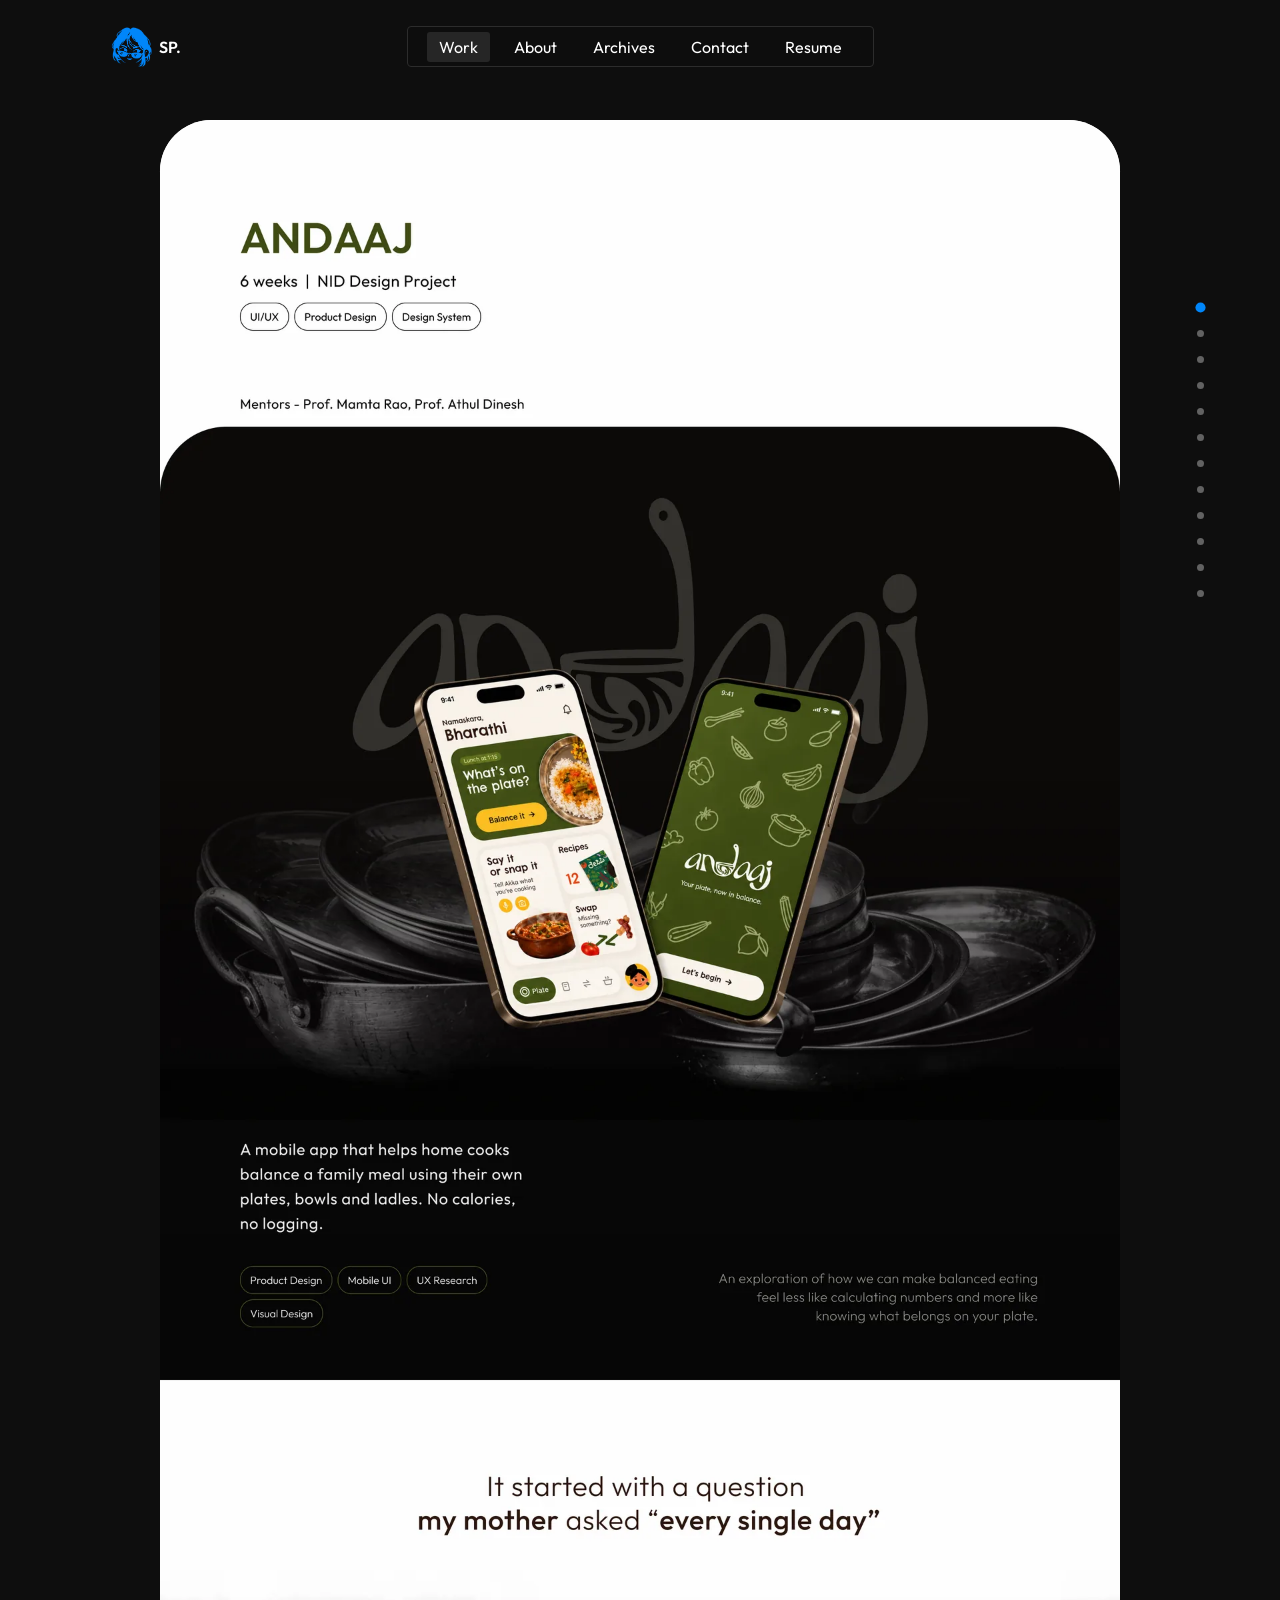
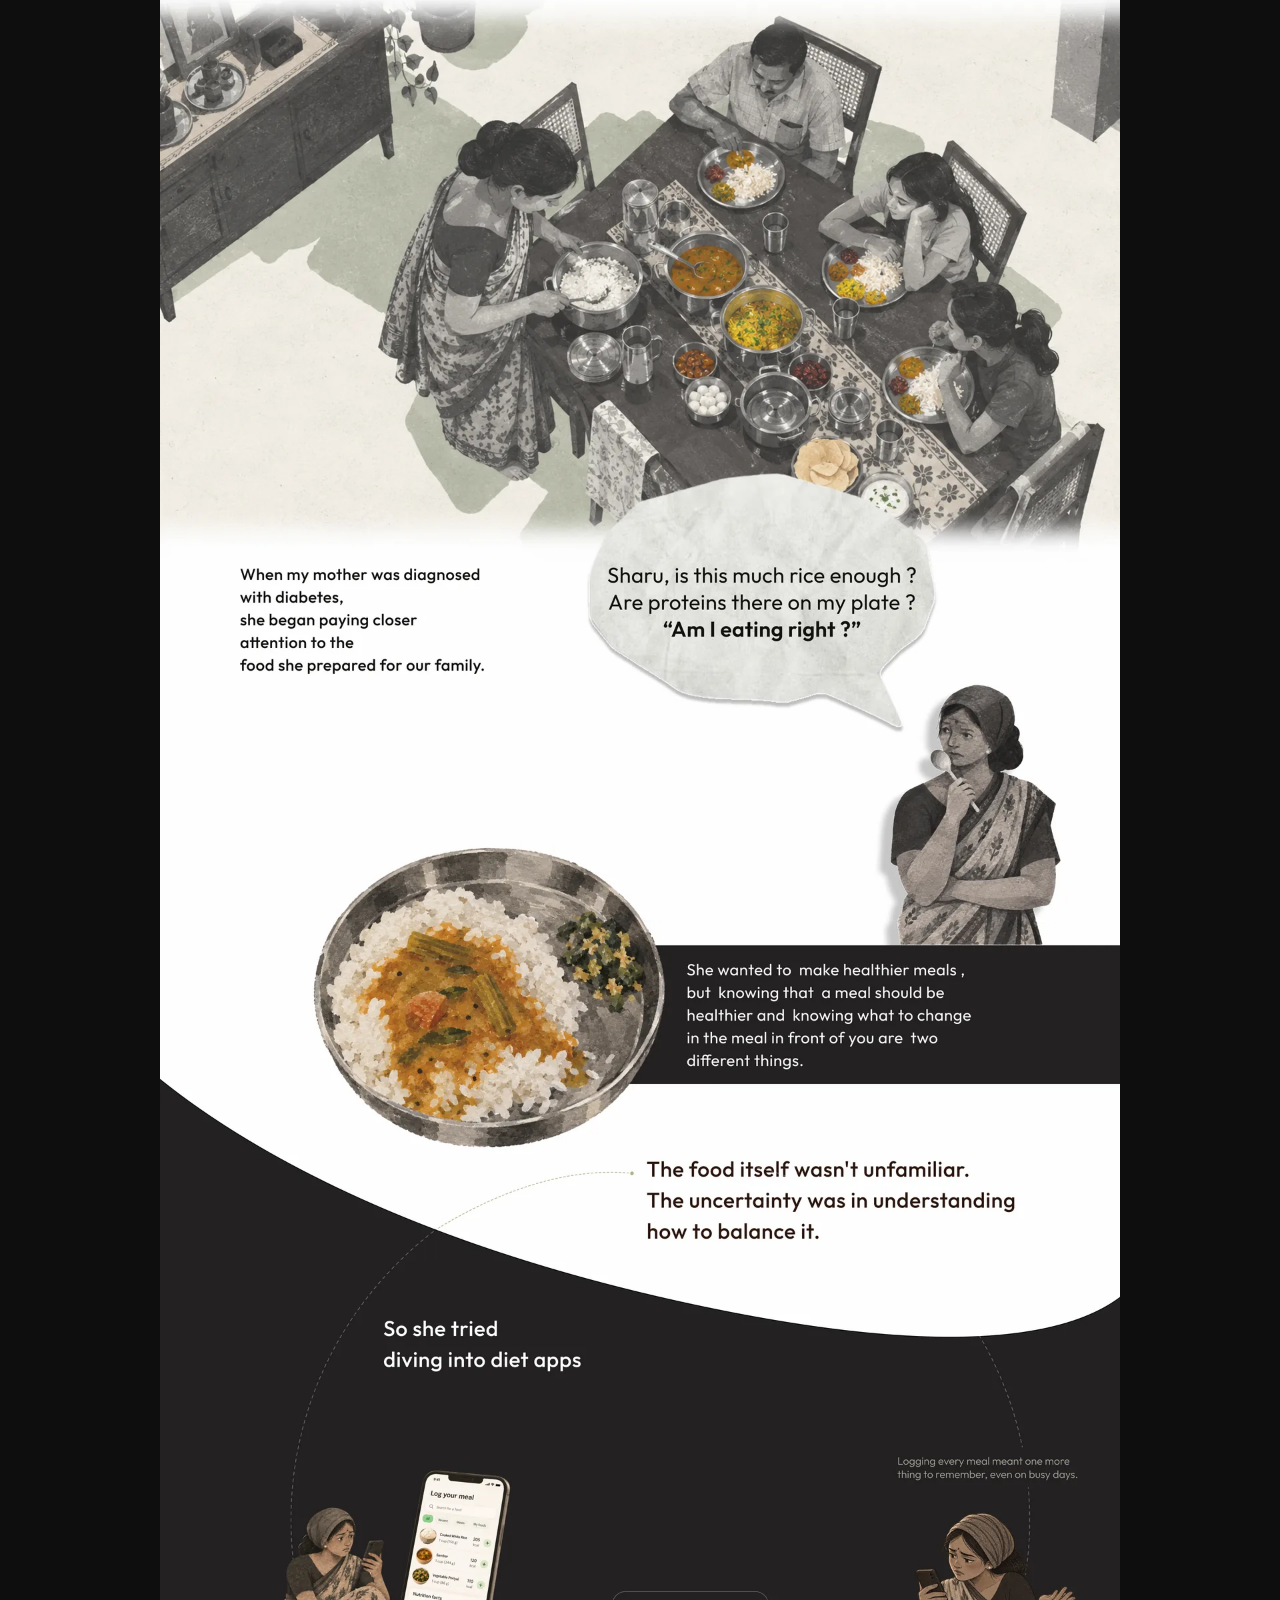
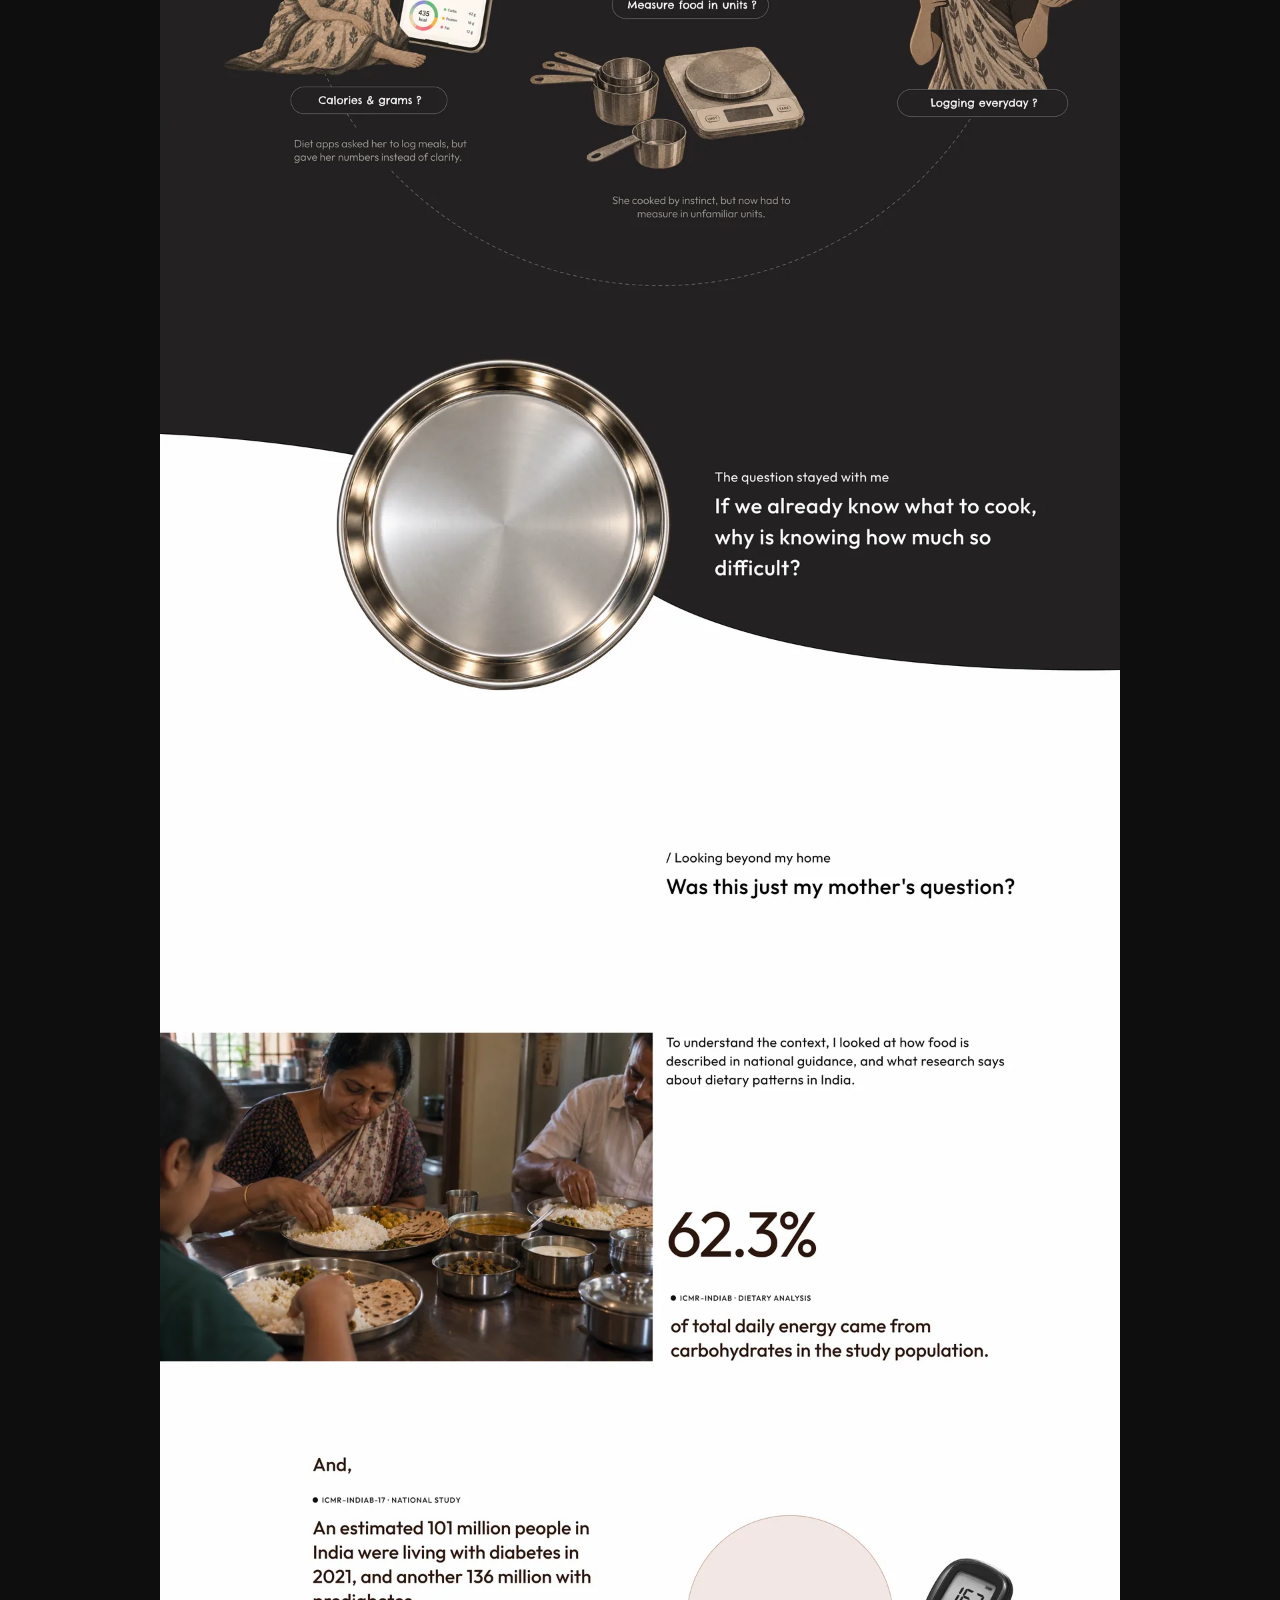
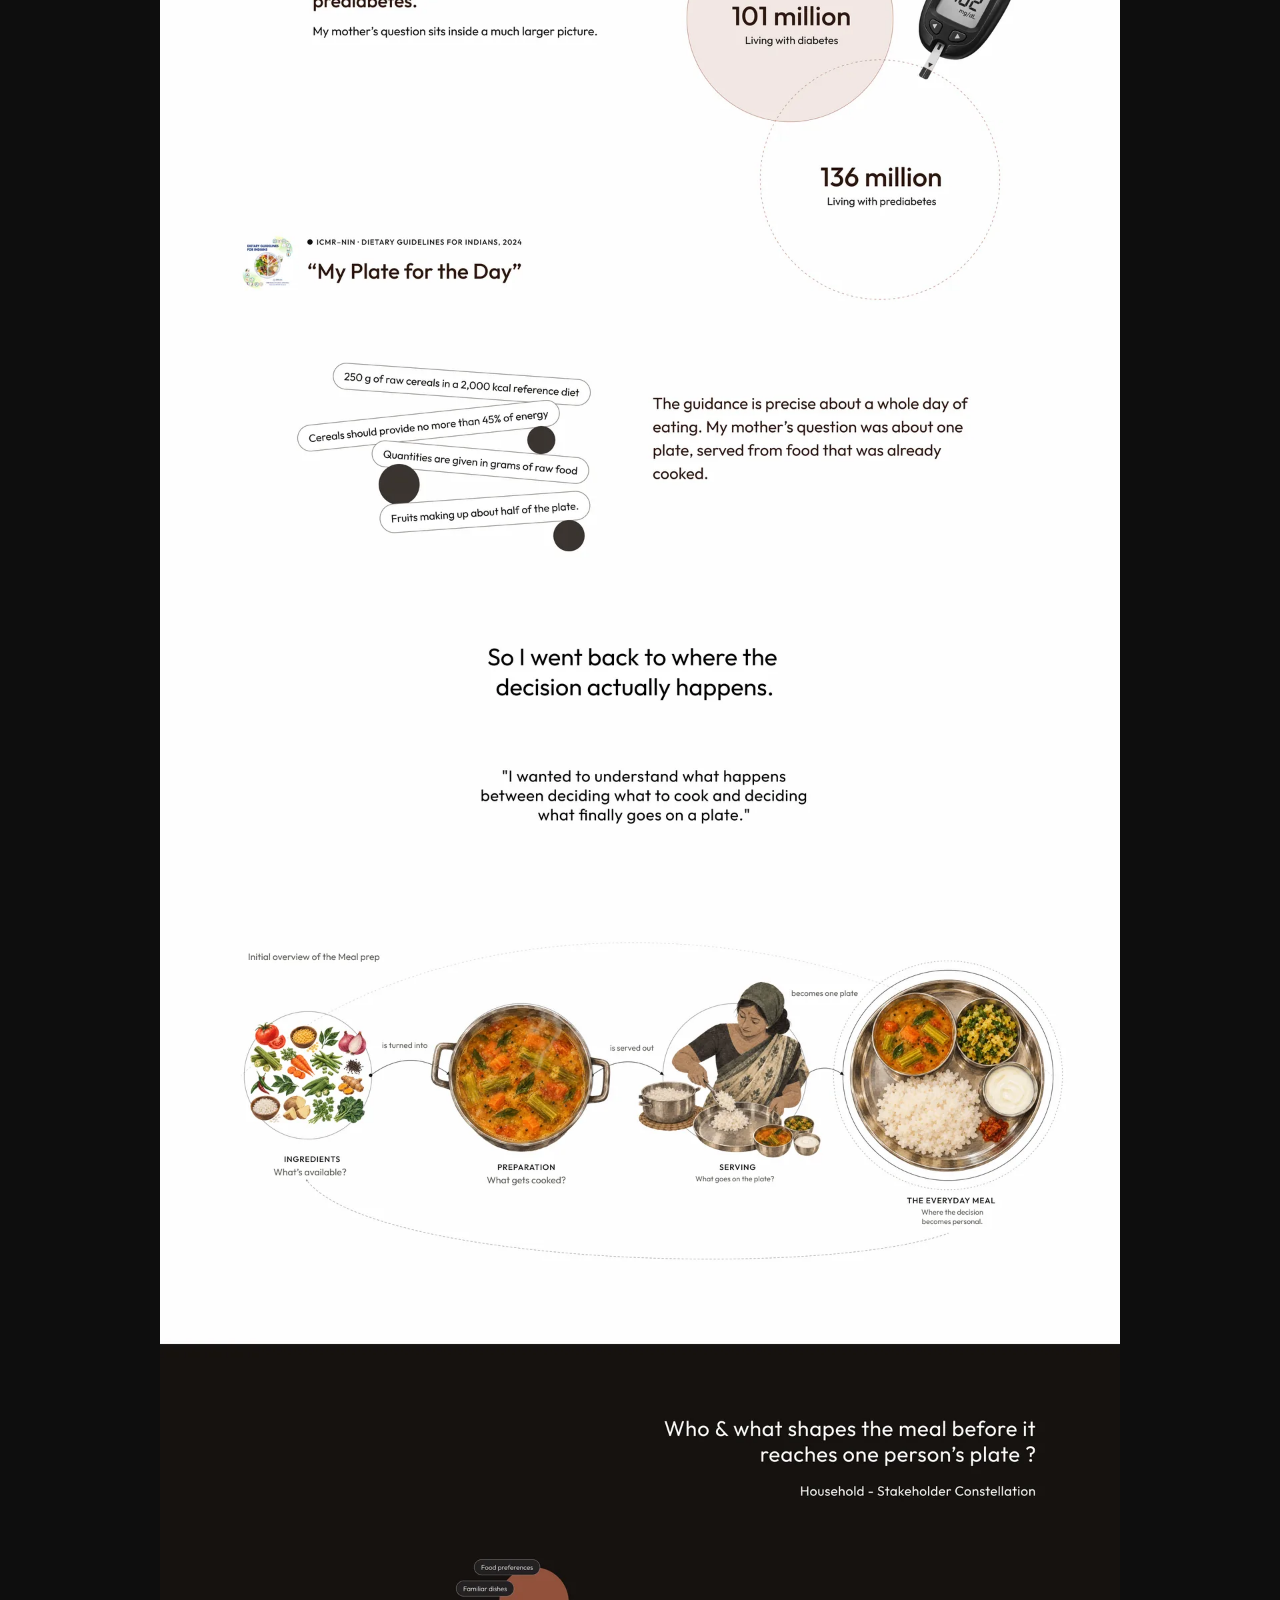
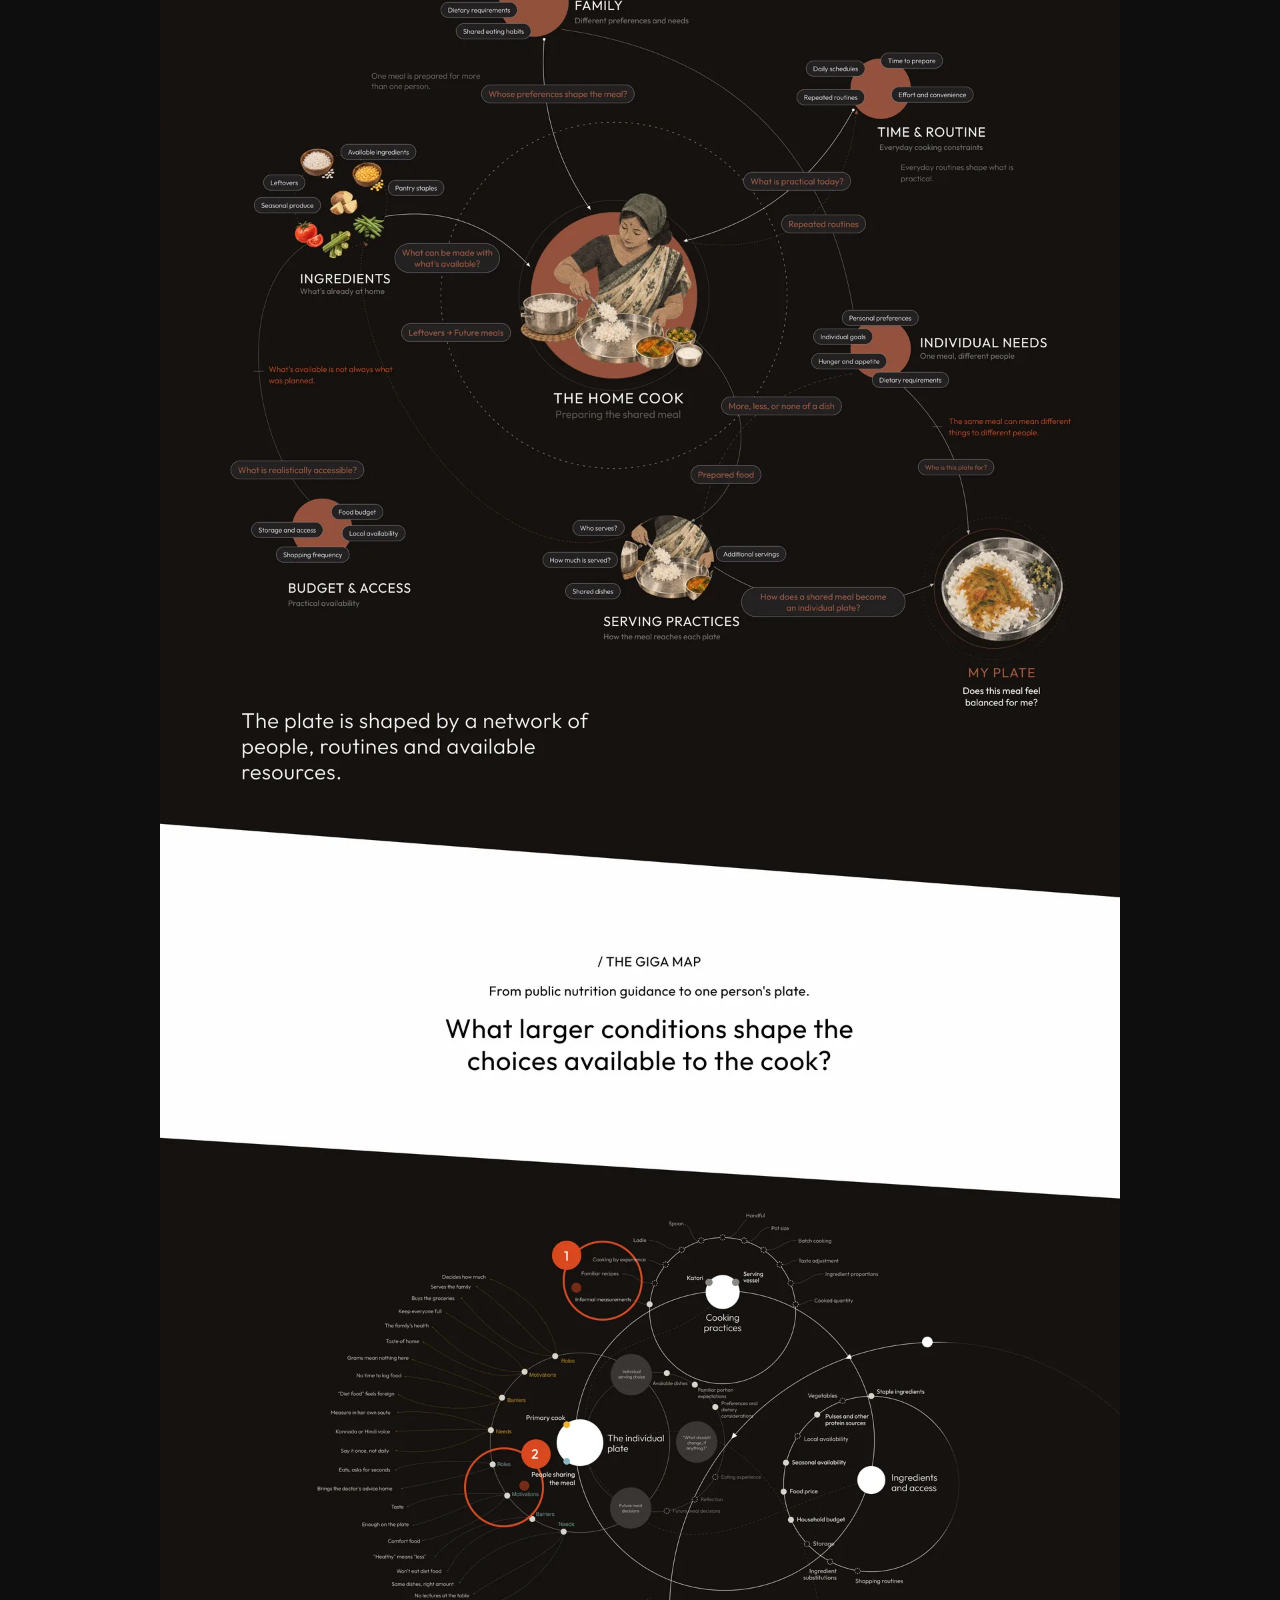
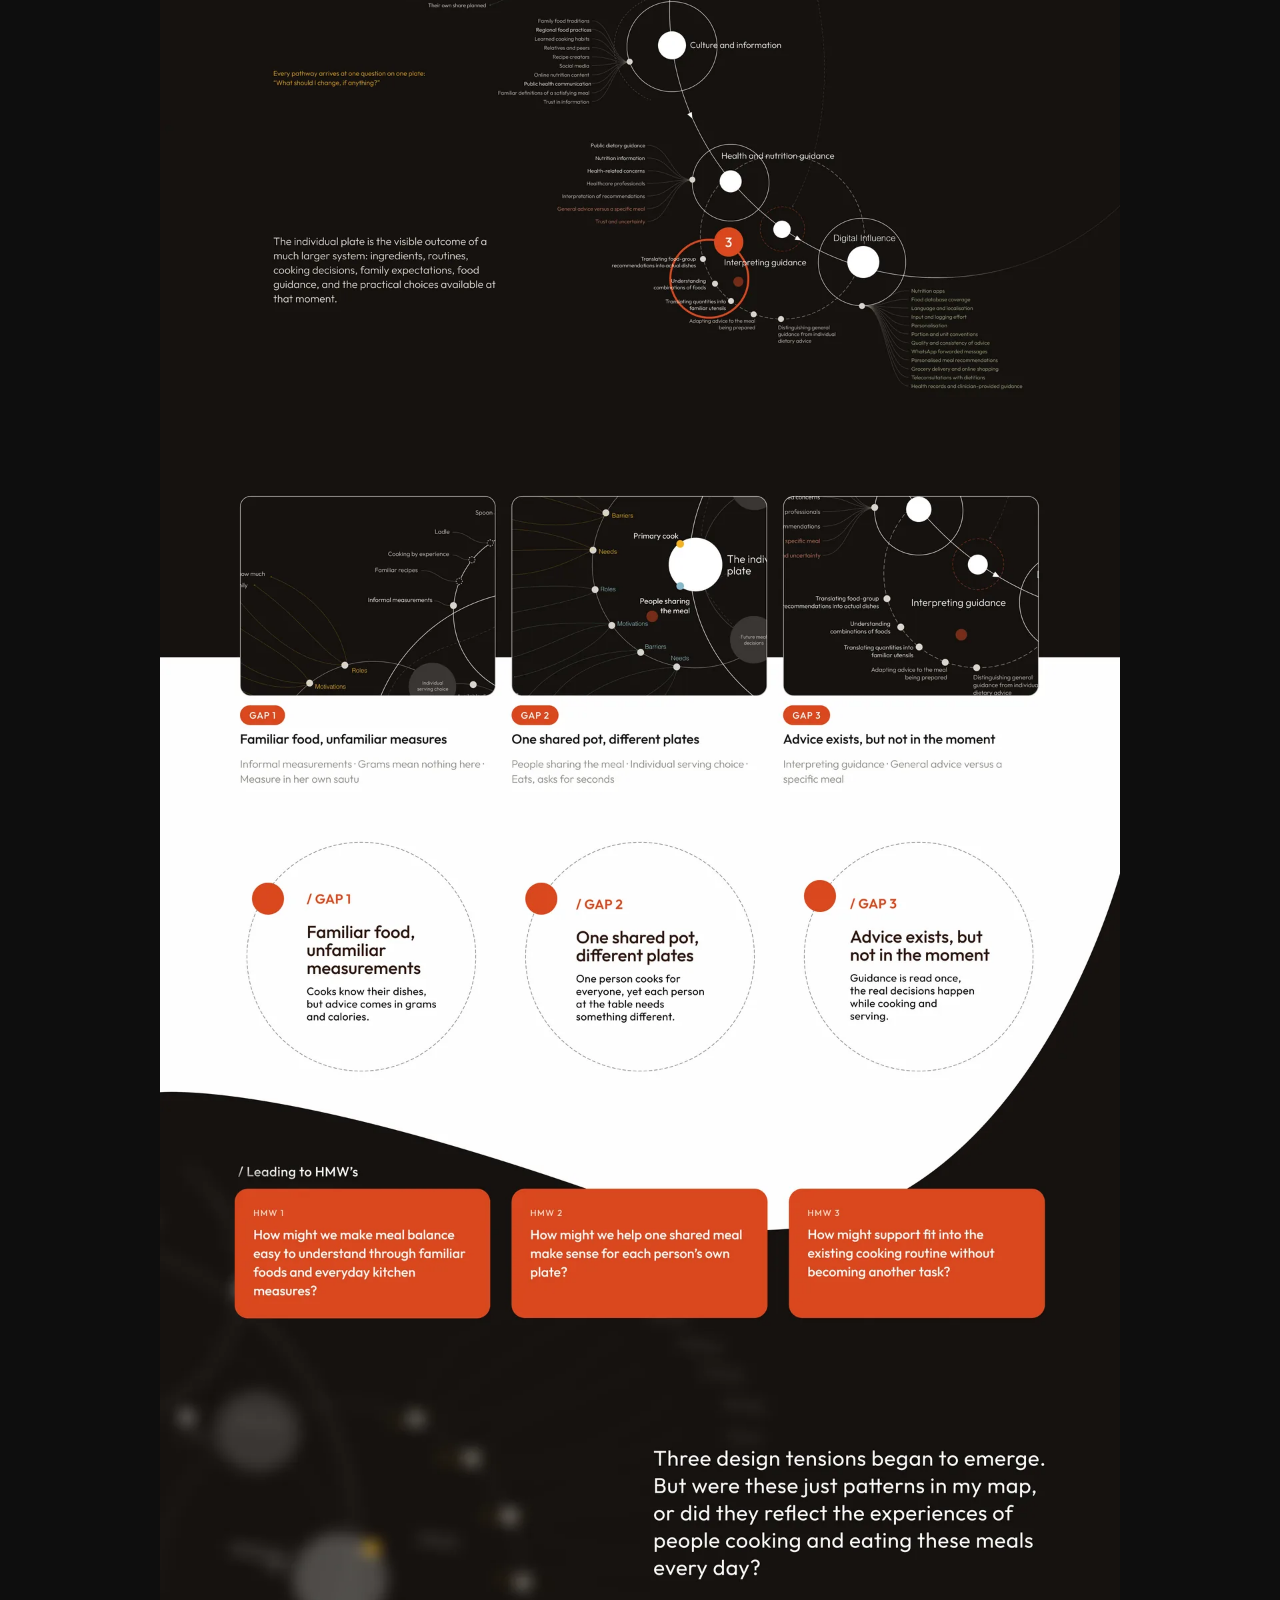
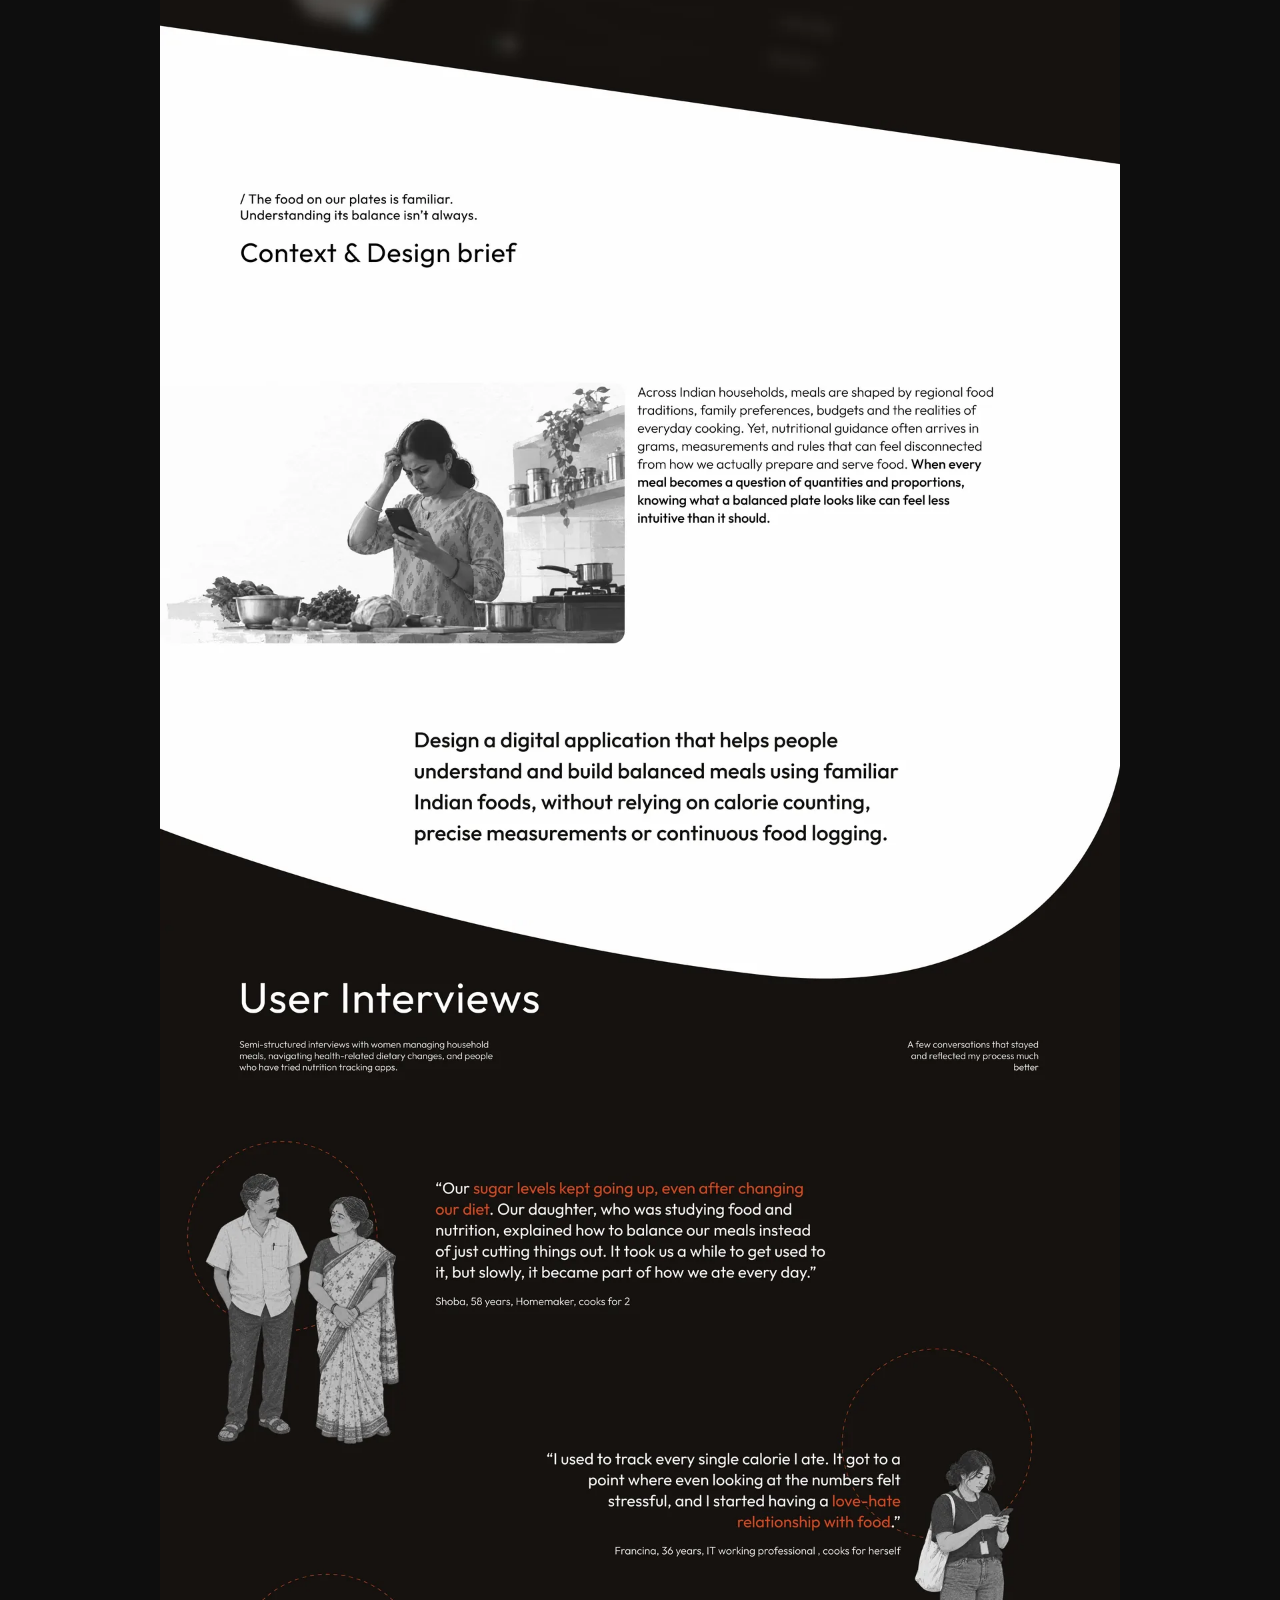
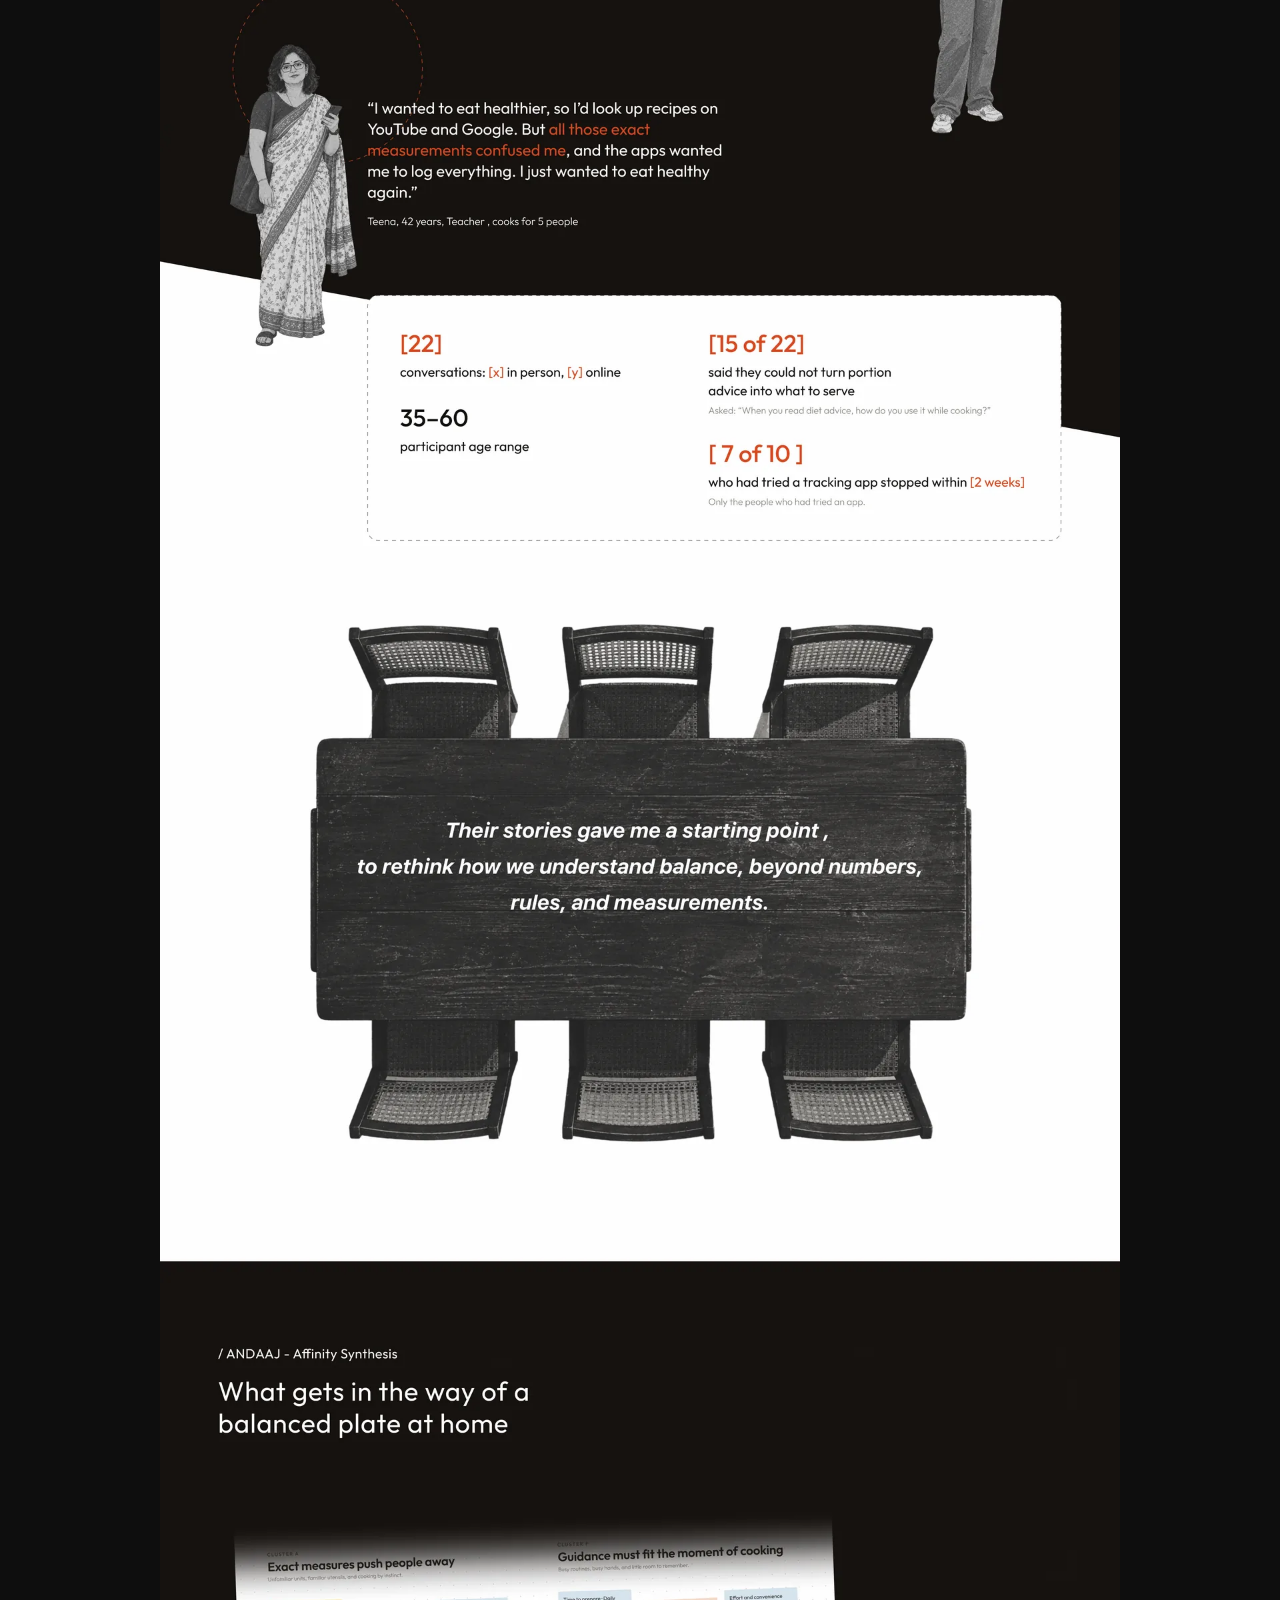
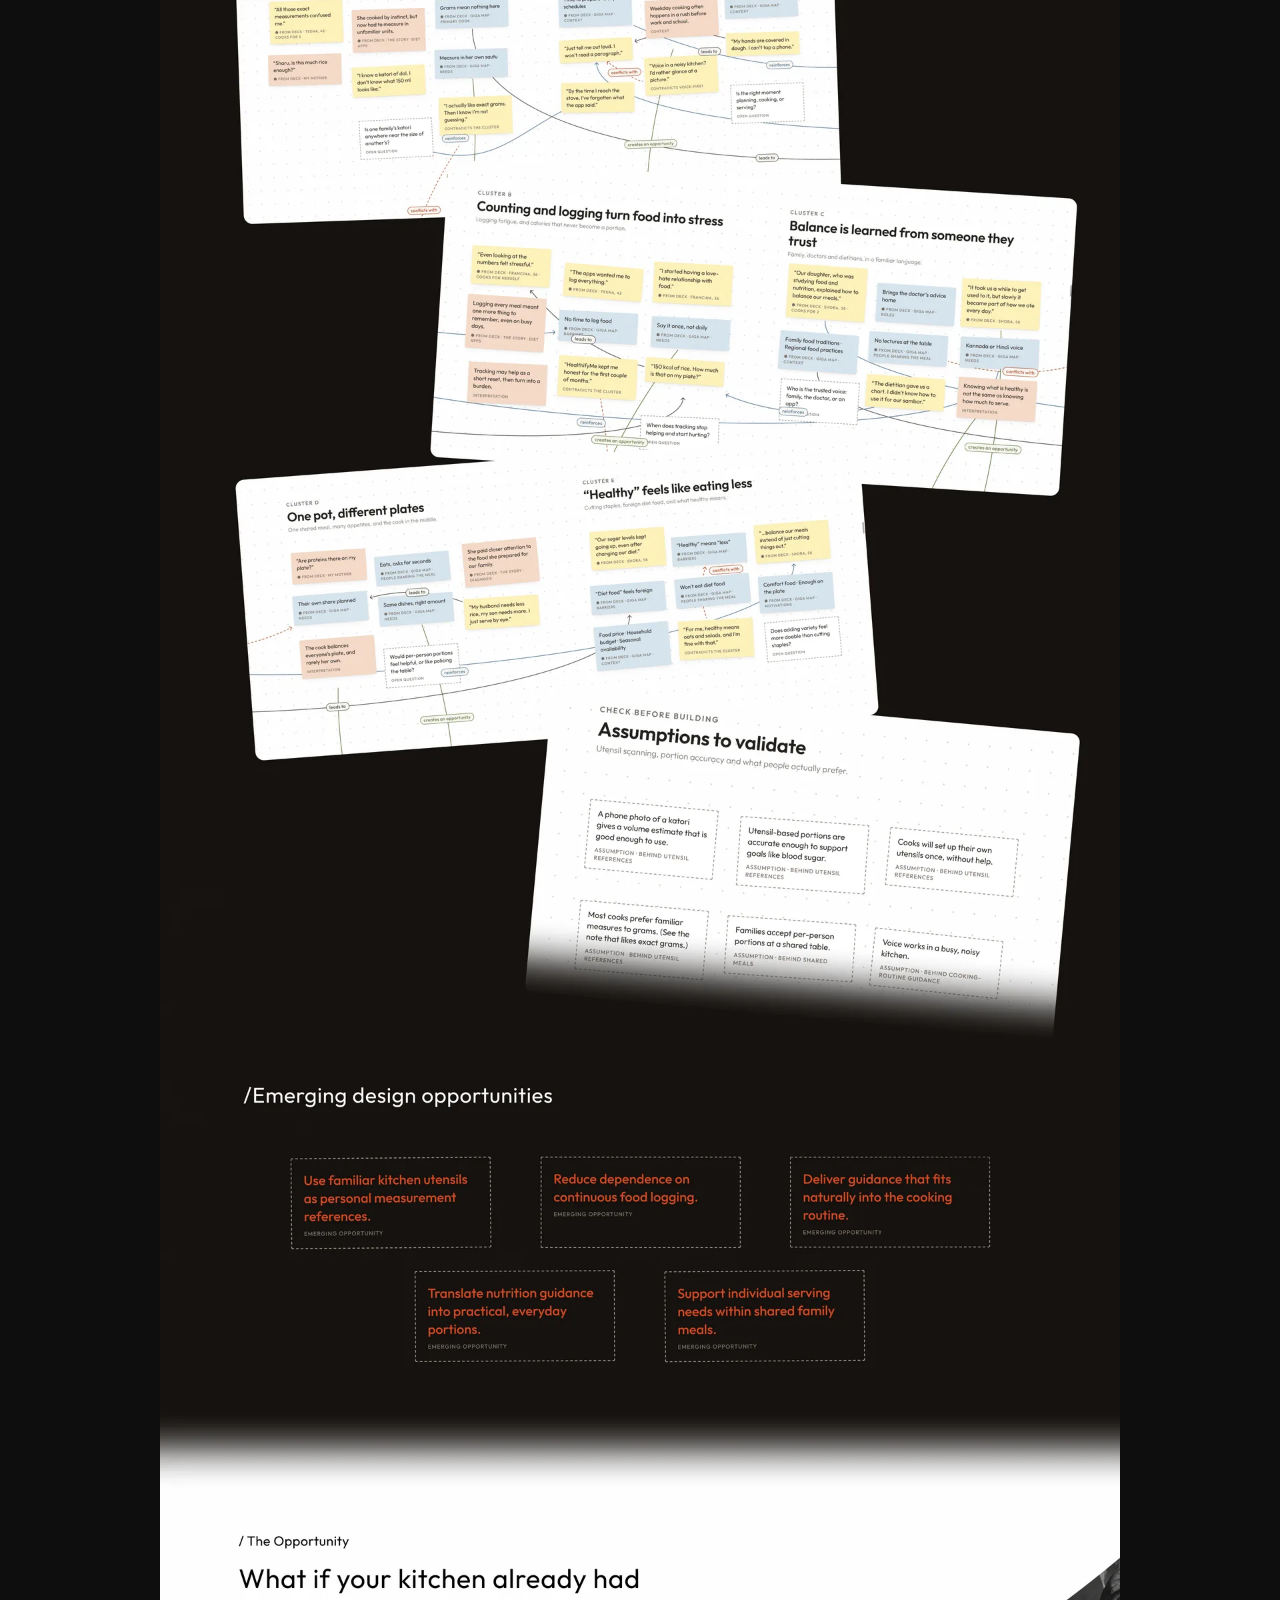
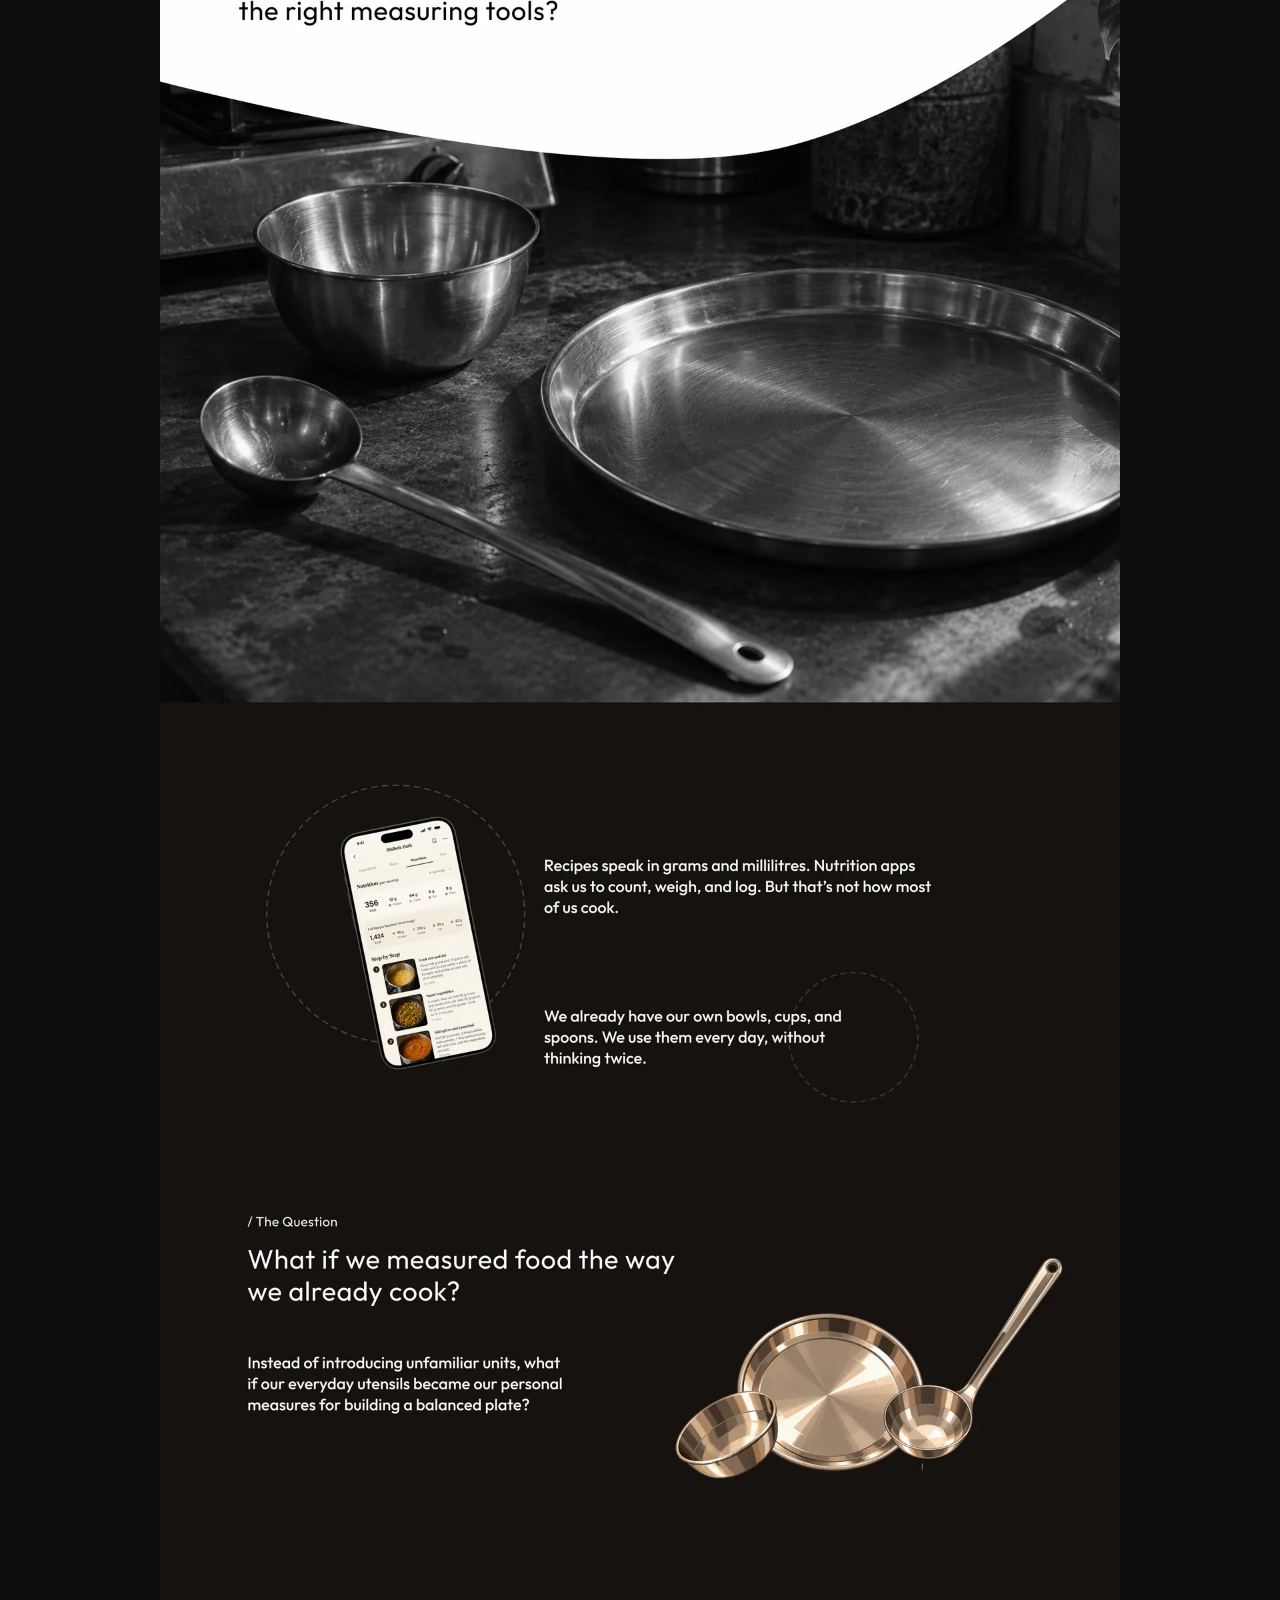
<file: project.html>
<!doctype html>
<html lang="en">
<head>
  <meta charset="utf-8">
  <meta name="viewport" content="width=device-width, initial-scale=1">
  <title>Project — Sharvani SP</title>
  <meta name="description" content="A case study by Sharvani SP, Interaction Designer.">
  <meta name="theme-color" content="#0e0e0e">
  <link rel="icon" href="assets/favicon.ico?v=2" sizes="any">
  <link rel="icon" href="assets/favicon-32.png?v=2" type="image/png" sizes="32x32">
  <link rel="apple-touch-icon" href="assets/apple-touch-icon.png?v=2">
  <link rel="preconnect" href="https://fonts.googleapis.com">
  <link rel="preconnect" href="https://fonts.gstatic.com" crossorigin>
  <link href="https://fonts.googleapis.com/css2?family=Outfit:wght@200;300;400;500;600;700&display=swap" rel="stylesheet">
  <link rel="stylesheet" href="css/style.css?v=48">
  <link rel="stylesheet" href="css/case.css?v=48">
</head>
<body data-page="project">
  <a class="skip" href="#case">Skip to content</a>

  <header class="top-nav">
    <a class="logo" href="index.html" aria-label="Sharvani SP, home">
      <img src="assets/final/logo.webp" alt="" width="53" height="53">
      <span>SP.</span>
    </a>
    <nav class="pill" aria-label="Sections">
      <a href="index.html#work" class="is-active" aria-current="true">Work</a>
      <a href="index.html#about">About</a>
      <a href="#" id="nav-archives">Archives</a>
      <a href="index.html#contact">Contact</a>
      <a href="#" class="js-resume">Resume</a>
    </nav>
  </header>

  <main>
    <!-- Filled from js/content.js. Case study text is placeholder until you write it. -->
    <article class="case" id="case"></article>
  </main>

  <footer class="site-footer">
    <span>© <span id="year"></span> Sharvani SP</span>
    <a href="index.html">Home ↑</a>
  </footer>

  <p class="toast" id="toast" role="status" aria-live="polite"></p>

  <noscript><p class="noscript">This site needs JavaScript to show its projects.</p></noscript>
  <script src="js/content.js?v=48"></script>
  <script src="js/case-studies.js?v=48"></script>
  <script src="js/main.js?v=48"></script>
  <script src="js/cursor.js?v=48"></script>
</body>
</html>
</file>
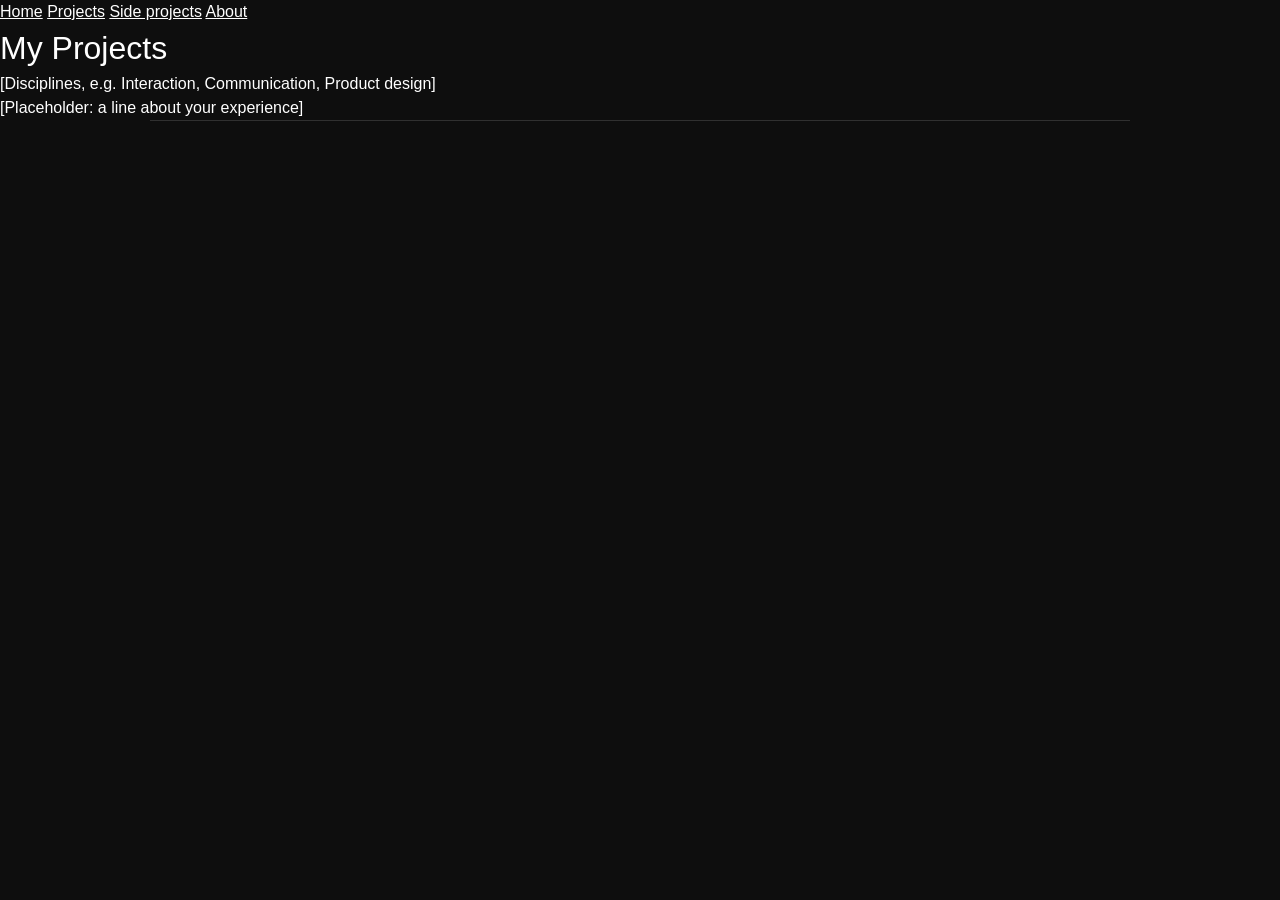
<file: projects.html>
<!doctype html>
<html lang="en">
<head>
  <meta charset="utf-8">
  <meta name="viewport" content="width=device-width, initial-scale=1">
  <title>Sharvani • Projects</title>
  <meta name="description" content="Design projects by Sharvani.">
  <meta name="theme-color" content="#ffffff">
  <link rel="icon" href="assets/favicon.svg" type="image/svg+xml">
  <link rel="preconnect" href="https://fonts.googleapis.com">
  <link rel="preconnect" href="https://fonts.gstatic.com" crossorigin>
  <link href="https://fonts.googleapis.com/css2?family=Inter+Tight:wght@400;500;600&display=swap" rel="stylesheet">
  <link rel="stylesheet" href="css/style.css">
</head>
<body data-page="projects">
  <a class="skip" href="#main">Skip to content</a>
  <header class="site-header">
    <span class="coords" aria-label="Location coordinates"></span>
    <nav class="nav" aria-label="Main">
      <a class="u" href="index.html">Home</a>
      <a class="u" href="projects.html" aria-current="page">Projects</a>
      <a class="u" href="side-projects.html">Side projects</a>
      <a class="u" href="about.html">About</a>
    </nav>
    <ul class="socials" aria-label="Elsewhere"></ul>
  </header>
  <main id="main" class="page">
    <div class="page-head">
      <h1 class="page-title reveal">My Projects</h1>
      <div class="reveal" style="--i:1">
        <p class="page-tags">[Disciplines, e.g. Interaction, Communication, Product design]</p>
        <p class="page-note">[Placeholder: a line about your experience]</p>
      </div>
    </div>
    <div class="project-grid" id="project-grid"></div>
  </main>
  <footer class="site-footer" id="footer"></footer>
  <noscript><p style="padding:1rem">This site needs JavaScript to show its projects.</p></noscript>
  <script src="js/content.js"></script>
  <script src="js/main.js"></script>
  <script src="js/cursor.js"></script>
</body>
</html>
</file>
<file: css/style.css>
/* ==========================================================================
   Sharvani SP — portfolio
   Built from the Figma frame "Portfolio final 1" (page 2).
   Colours and type live in :root so they're easy to tune.
   ========================================================================== */

:root {
  --paper: #0e0e0e;            /* page background */
  --ink: #ffffff;              /* main text on dark */
  --dark-ink: #000000;         /* text on the paper sheet */
  --muted: rgba(255, 255, 255, 0.75);
  --faint: #8a8a85;
  --line: rgba(255, 255, 255, 0.14);
  --blue: #0086fa;             /* the accent blue used across the frame */
  --mustard: #ebaf36;          /* chips on the about card */
  --tag: #e4e4e4;              /* project tags */
  --ph: #e5ebde;               /* empty project image panel */
  --sheet: #ecebe7;            /* paper colour, for the phone layout */

  --display: "Outfit", "Helvetica Neue", Arial, sans-serif;
  --serif: "Averia Serif Libre", Georgia, serif;   /* the line under the name */

  --gutter: clamp(1rem, 4vw, 3.5rem);
  --ease: cubic-bezier(0.2, 0.7, 0.2, 1);

  /* One Figma pixel: the page is laid out on the 1440px frame and scales down with the window */
  --u: min(1px, calc(100vw / 1440));
}

*, *::before, *::after { box-sizing: border-box; }

html { scroll-behavior: smooth; scroll-padding-top: 80px; -webkit-text-size-adjust: 100%; }

body {
  margin: 0;
  color: var(--ink);
  background: var(--paper);
  font-family: var(--display);
  font-size: 1rem;
  line-height: 1.5;
  -webkit-font-smoothing: antialiased;
  text-rendering: optimizeLegibility;
  overflow-x: hidden;
}

img { display: block; max-width: 100%; height: auto; }
a { color: inherit; }
button { font: inherit; color: inherit; }
ul, ol { margin: 0; padding: 0; list-style: none; }
h1, h2, h3, p, figure { margin: 0; font-weight: inherit; }
b { font-weight: 500; }

.sr-only {
  position: absolute !important; width: 1px; height: 1px; padding: 0; margin: -1px;
  overflow: hidden; clip: rect(0 0 0 0); white-space: nowrap; border: 0;
}

:focus-visible { outline: 2px solid var(--blue); outline-offset: 3px; border-radius: 2px; }

.skip {
  position: fixed; left: 1rem; top: -4rem; z-index: 100;
  background: var(--ink); color: var(--paper); padding: 0.6rem 0.9rem; text-decoration: none;
}
.skip:focus { top: 1rem; }

.noscript { padding: 2rem var(--gutter); }

/* ---------- Frame layout ----------
   A .frame is one band of the Figma frame, 1440 wide and --h tall (in Figma pixels).
   An .at element sits at its Figma position inside it: --x, --y, --w. */

.frame {
  position: relative;
  width: calc(1440 * var(--u));
  height: calc(var(--h) * var(--u));
  margin: 0 auto;
}
.at {
  position: absolute;
  left: calc(var(--x) * var(--u));
  top: calc(var(--y) * var(--u));
  width: calc(var(--w) * var(--u));
}

/* ---------- Top nav ---------- */

.top-nav {
  position: fixed; inset: 0 0 auto 0; z-index: 50;
  display: flex; justify-content: center; align-items: center;
  height: calc(105 * var(--u)); min-height: 72px;
  pointer-events: none;
}
.top-nav > * { pointer-events: auto; }
.top-nav::before {
  content: ""; position: absolute; inset: 0 0 -24px; z-index: -1; pointer-events: none;
  background: linear-gradient(#0e0e0e 55%, rgba(14, 14, 14, 0));
  opacity: 0; transition: opacity 0.3s;
}
.top-nav.is-scrolled::before { opacity: 1; }

.logo {
  position: absolute; left: max(var(--gutter), calc(50% - 602 * var(--u)));
  display: flex; align-items: center; gap: 1px; text-decoration: none;
  font-weight: 600; font-size: 16px; letter-spacing: -0.2px; line-height: 24px; color: var(--ink);
}
.logo img { width: 53px; height: 53px; }

.pill {
  display: flex; align-items: center; gap: 12px;
  padding: 4.5px 19px;
  border: 1px solid #2c2c2c; border-radius: 4px;
  background: rgba(14, 14, 14, 0.72);
  backdrop-filter: blur(8px); -webkit-backdrop-filter: blur(8px);
}
.pill a {
  padding: 4px 12px; border-radius: 3px;
  font-size: 16px; line-height: 22.1px; color: var(--ink); text-decoration: none;
  transition: background 0.2s, color 0.2s;
}
.pill a:hover { color: var(--blue); }
.pill a.is-active { background: rgba(255, 255, 255, 0.1); }

/* ---------- Moving dot grid behind the hero and the statement (js/dot-grid.js) ---------- */

.dots-zone { position: relative; isolation: isolate; }
.dots-bg {
  /* window-tall; js/dot-grid.js slides it down the section as you scroll */
  position: absolute; top: 0; left: 0; z-index: -1;
  width: 100%; height: 100vh;
  pointer-events: none;
}

/* ---------- Hero ---------- */

.hey { z-index: 1; }

/* Each letter of the name is in its own font (Figma) and jiggles lightly, like a hand-drawn frame that boils */
.hero-name {
  display: flex; align-items: baseline; white-space: nowrap;
  font-weight: 400; font-size: calc(96 * var(--u)); line-height: calc(96 * var(--u));
  letter-spacing: calc(2.88 * var(--u)); color: var(--blue);
}
.nl { display: inline-block; text-align: center; animation: name-jiggle 1.2s steps(1) infinite; }
.nl:nth-child(2) { animation-delay: -0.3s; animation-duration: 1.1s; }
.nl:nth-child(3) { animation-delay: -0.7s; animation-duration: 1.3s; }
.nl:nth-child(4) { animation-delay: -0.2s; animation-duration: 1.15s; }
.nl:nth-child(5) { animation-delay: -0.9s; animation-duration: 1.25s; }
.nl:nth-child(6) { animation-delay: -0.5s; animation-duration: 1.05s; }
.nl:nth-child(7) { animation-delay: -1s;   animation-duration: 1.2s; }
.nl:nth-child(8) { animation-delay: -0.4s; animation-duration: 1.35s; }
.nl:nth-child(9) { animation-delay: -0.8s; animation-duration: 1.1s; }
@keyframes name-jiggle {
  0%   { transform: rotate(0deg) translateY(0); }
  25%  { transform: rotate(-2deg) translateY(calc(-1.5 * var(--u))); }
  50%  { transform: rotate(1.5deg) translateY(calc(1 * var(--u))); }
  75%  { transform: rotate(-1deg) translateY(calc(0.5 * var(--u))); }
}
@media (prefers-reduced-motion: reduce) { .nl { animation: none; } }
.nl-star { margin-left: calc(32 * var(--u)); }
.hero-name .f-peralta   { font-family: "Peralta", serif; }
.hero-name .f-kranky    { font-family: "Kranky", cursive; }
.hero-name .f-silk      { font-family: "Silkscreen", monospace; font-weight: 700; }
.hero-name .f-mountains { font-family: "Mountains of Christmas", cursive; font-weight: 700; }
.hero-name .f-pacifico  { font-family: "Pacifico", cursive; }
.hero-name .f-pangolin  { font-family: "Pangolin", cursive; }
.hero-name .f-playwrite { font-family: "Playwrite US Trad", cursive; }
.hero-name .f-rainbow   { font-family: "Over the Rainbow", cursive; }

.hero-role {
  font-weight: 600; font-size: calc(36 * var(--u)); line-height: calc(36 * var(--u)); letter-spacing: calc(0.72 * var(--u));
  white-space: nowrap; color: #fff;
}
.hero-role, .hero-line { text-align: center; }
.hero-line { font-size: calc(20 * var(--u)); line-height: calc(25 * var(--u)); letter-spacing: -0.01em; color: #fff; }
.hero-line b { font-weight: 700; }

/* The two buttons, centred, with their arrows inside (Figma 291:1629: 14px text, 8px / 30px padding, 4px corners) */
.hero-ctas { display: flex; align-items: center; justify-content: center; gap: calc(12 * var(--u)); }
.btn {
  display: inline-flex; align-items: center; gap: calc(8 * var(--u));
  padding: calc(8 * var(--u)) calc(20 * var(--u)) calc(8 * var(--u)) calc(22 * var(--u));   /* the same width as Figma once the arrow is in */
  border: 0.8px solid #fff; border-radius: 4px;
  font-size: calc(14 * var(--u)); line-height: calc(21 * var(--u)); color: #fff; text-decoration: none; white-space: nowrap;
  transition: background 0.2s, color 0.2s, border-color 0.2s;
}
.btn:hover { background: #fff; color: var(--ink); }
.btn-solid { background: var(--blue); border-color: var(--blue); color: #fff; }
.btn-solid:hover { background: #006fd0; border-color: #006fd0; color: #fff; }

/* Arrow icons: two copies in a small window, so one can leave as the other arrives */
.btn-icon {
  position: relative; overflow: hidden; flex: none;
  width: max(9px, calc(11 * var(--u))); height: max(9px, calc(11 * var(--u)));
}
.btn-icon svg {
  position: absolute; inset: 0; width: 100%; height: 100%;
  fill: none; stroke: currentColor; stroke-width: 1.6; stroke-linecap: round; stroke-linejoin: round;
}
/* Explore my work: the arrow keeps slipping downward */
.icon-down svg { animation: arrow-down 1.6s var(--ease) infinite; }
.icon-down svg + svg { translate: 0 -100%; animation-name: arrow-down-in; }
.btn:hover .icon-down svg { animation-duration: 0.8s; }
@keyframes arrow-down    { 0%, 35% { translate: 0 0; }     100% { translate: 0 100%; } }
@keyframes arrow-down-in { 0%, 35% { translate: 0 -100%; } 100% { translate: 0 0; } }
/* Resume: the ↗ flies out of the corner and a new one slides in on hover */
.icon-out svg { transition: translate 0.45s var(--ease); }
.icon-out svg + svg { translate: -100% 100%; }
.btn:hover .icon-out svg { translate: 100% -100%; }
.btn:hover .icon-out svg + svg { translate: 0 0; }

/* The big dark blue doodle, tilted 12° and running off the bottom right (Figma 264:558) */
.hero { z-index: 1; }
.hero-doodle { aspect-ratio: 1; z-index: 0; rotate: 12.16deg; transform-origin: 0 0; pointer-events: none; }
.hero-doodle svg {
  position: absolute; left: calc(69 / 517.8 * 100%); top: calc(73.8 / 517.8 * 100%);
  width: calc(388.2 / 517.8 * 100%); height: auto; aspect-ratio: 40.4 / 39.6;
  color: #004988; overflow: visible;
}
.hero-doodle .hd-eyes { will-change: transform; }
/* The yellow star over the doodle's glasses, tilted 22° (Figma 264:554) */
.hero-star { z-index: 1; rotate: 22.38deg; transform-origin: 0 0; pointer-events: none; }
.sticker { z-index: 2; transition: transform 0.4s var(--ease); }
.sticker:hover { transform: rotate(-4deg) scale(1.03); }

/* ---------- I'm drawn to: six cards that turn over ---------- */

.drawn-title {
  font-weight: 600; font-size: calc(48 * var(--u)); line-height: calc(114.2 * var(--u)); letter-spacing: calc(2 * var(--u));
  white-space: nowrap; color: var(--blue);
}
.drawn-cards { display: flex; gap: calc(15 * var(--u)); list-style: none; }
.drawn-cards li { flex: 1; }
.flip {
  display: block; width: 100%; padding: 0; border: 0; background: none; cursor: pointer;
  aspect-ratio: 161 / 341; perspective: calc(1200 * var(--u));
}
.flip-in {
  position: relative; display: block; width: 100%; height: 100%;
  transform-style: preserve-3d; transition: transform 0.7s var(--ease);
}
.flip-in img { position: absolute; inset: 0; width: 100%; height: 100%; backface-visibility: hidden; -webkit-backface-visibility: hidden; }
.flip-back { transform: rotateY(180deg); }
@media (hover: hover) { .flip:hover .flip-in { transform: rotateY(180deg); } }
.flip:focus-visible .flip-in, .flip.is-turned .flip-in { transform: rotateY(180deg); }
.flip:focus-visible { outline: 2px solid var(--blue); outline-offset: 4px; }
/* Cinematic entrance (js/drawn-cards.js, desktop): the six cards rise out of the dark as one tilted deck in the
   middle, then deal out to their places from the centre, while the title slides up out of a mask. */
@media (min-width: 901px) and (prefers-reduced-motion: no-preference) {
  .drawn.will-deal .drawn-cards li { opacity: 0; }
  .drawn.will-deal .drawn-title { clip-path: inset(0 0 100% 0); translate: 0 calc(40 * var(--u)); }
  .drawn.will-deal .drawn-note { opacity: 0; }
  .drawn.is-dealt .drawn-title { clip-path: inset(0 0 -20% 0); translate: 0 0; transition: clip-path 0.9s var(--ease), translate 0.9s var(--ease); }
  .drawn.is-dealt .drawn-note { opacity: 1; transition: opacity 0.6s ease 1.9s; }
  .drawn.is-dealt .drawn-cards { perspective: calc(1600 * var(--u)); }
  .drawn.is-dealt .drawn-cards li {
    animation: deal 1.9s cubic-bezier(0.65, 0, 0.25, 1) both;
    animation-delay: calc(0.15s + var(--far) * 0.09s);
    z-index: calc(10 - var(--far) * 2);
  }
}
@keyframes deal {
  0% {
    opacity: 0; filter: blur(10px) brightness(0.4);
    transform: translate(calc(var(--k) * (100% + 15 * var(--u))), calc(220 * var(--u))) rotateX(38deg) rotate(calc(var(--k) * -1.5deg)) scale(0.86);
  }
  38% {
    opacity: 1; filter: blur(0) brightness(0.85);
    transform: translate(calc(var(--k) * (100% + 15 * var(--u))), 0) rotate(calc(var(--k) * -2.5deg)) scale(0.94);
  }
  46% {
    transform: translate(calc(var(--k) * (100% + 15 * var(--u))), calc(-10 * var(--u))) rotate(calc(var(--k) * -3deg)) scale(0.95);
  }
  100% { opacity: 1; filter: none; transform: none; }
}
.drawn-note {
  font-size: calc(16 * var(--u)); line-height: calc(19 * var(--u)); letter-spacing: calc(1 * var(--u));
  text-align: right; white-space: nowrap;   /* ends flush with the last card */
}

/* ---------- Selected works ---------- */

.works-title {
  font-weight: 600; font-size: calc(48 * var(--u)); line-height: calc(114.2 * var(--u)); letter-spacing: calc(0.96 * var(--u));
  text-align: center; white-space: nowrap; color: var(--blue);
}
.works-title span { font-weight: 700; letter-spacing: calc(-2.4 * var(--u)); }

.tape { z-index: 1; }
.tape img { width: 100%; }
.tape p {
  position: absolute; left: calc(25 * var(--u)); top: calc(69 * var(--u)); width: calc(324 * var(--u));
  font-size: calc(16 * var(--u)); line-height: calc(19 * var(--u)); letter-spacing: calc(0.16 * var(--u));
  text-align: center; color: var(--dark-ink); rotate: -2deg;
}

.work-grid {
  position: absolute; left: calc(121 * var(--u)); top: calc(419 * var(--u)); width: calc(1200 * var(--u));
  display: grid; grid-template-columns: 1fr 1fr; align-items: start;
  column-gap: calc(21 * var(--u)); row-gap: calc(82 * var(--u));
}
.project-link { display: block; text-decoration: none; }
.project-media {
  position: relative; overflow: hidden;
  aspect-ratio: 588 / 403; background: #232323; border: 1px solid rgba(22, 22, 22, 0.12);
}
.project-media img, .project-media .ph {
  width: 100%; height: 100%; object-fit: cover;
  transition: opacity 0.5s ease, transform 0.8s var(--ease);
}
.ph { background: var(--ph); }
/* On hover / focus a second image (content.js `hover`) fades in over the cover, with a slow zoom */
.project-hover { position: absolute; inset: 0; opacity: 0; transform: scale(1.06); }
.project-link:hover .project-hover,
.project-link:focus-visible .project-hover { opacity: 1; transform: scale(1); }
.project-link:hover .project-media > :first-child { transform: scale(1.03); }

.project h3 {
  margin-top: calc(17 * var(--u));
  font-weight: 300; font-size: max(20px, calc(35.2 * var(--u))); line-height: max(22px, calc(37 * var(--u))); letter-spacing: calc(-1.1 * var(--u));
  transition: color 0.2s;
}
.project-link:hover h3 { color: var(--blue); }
.project-summary {
  margin-top: calc(4 * var(--u));
  font-weight: 200; font-size: max(13px, calc(17.3 * var(--u))); line-height: max(18px, calc(24.2 * var(--u)));
}
.project-tags {
  display: flex; flex-wrap: wrap; gap: 4px calc(23 * var(--u));
  margin-top: calc(16 * var(--u));
  font-weight: 500; font-size: max(10px, calc(11.8 * var(--u))); line-height: 1.5; letter-spacing: 0.7px;
  color: var(--tag);
}

/* ---------- Outside the briefs ----------
   A blue record turns slowly with five stickers on it that stay still.
   Clicking a sticker brings in the paper card of the same name on the left (js/outside.js). */

.outside .tape p { left: calc(42 * var(--u)); top: calc(71 * var(--u)); width: calc(288 * var(--u)); }

.peeks { aspect-ratio: 1; pointer-events: none; }
.peek {
  position: absolute; inset: 0;
  opacity: 0; translate: calc(-36 * var(--u)) calc(18 * var(--u)); rotate: -2.5deg; scale: 0.96;
  filter: drop-shadow(0 calc(18 * var(--u)) calc(30 * var(--u)) rgba(0, 0, 0, 0.55));
  transition: opacity 0.3s var(--ease), translate 0.45s var(--ease), rotate 0.45s var(--ease), scale 0.45s var(--ease);
}
.peek img:first-child { width: 100%; }
/* an open card can be pointed at too (for the video), so it stays while the pointer is on it */
.peek.is-on { opacity: 1; translate: 0 0; rotate: 0deg; scale: 1; pointer-events: auto; }
/* the blue frame on the fish card: 474 × 267 at 102, 174 of the 704 card */
.peek-video {
  position: absolute; left: calc(102 / 704 * 100%); top: calc(174 / 704 * 100%);
  width: calc(474 / 704 * 100%); aspect-ratio: 474 / 267;
  border-radius: calc(8 * var(--u)); overflow: hidden;
}
/* the animated ns studio logo on the folk card: 308 square at 304, 138 */
.peek-gif {
  position: absolute; left: calc(304 / 704 * 100%); top: calc(138 / 704 * 100%);
  width: calc(308 / 704 * 100%); border-radius: calc(8 * var(--u));
}
.peek-video iframe { display: block; width: 100%; height: 100%; border: 0; }

/* the record and its stickers, each placed at its Figma spot inside the 497.3 × 549.3 box (--sx, --sy, --sw) */
.record { aspect-ratio: 497.3 / 549.3; z-index: 1; }
.record > * {
  position: absolute;
  left: calc(var(--sx) / 497.3 * 100%); top: calc(var(--sy) / 549.3 * 100%);
  width: calc(var(--sw) / 497.3 * 100%); max-width: none;
}
.record img { pointer-events: none; user-select: none; }
.vinyl { --sx: 81; --sy: 60; --sw: 403; animation: spin 18s linear infinite; }
.sticker { display: block; padding: 0; border: 0; background: none; cursor: pointer; }
.sticker img { width: 100%; transition: scale 0.25s var(--ease); }
.sticker.is-pointed img, .sticker.is-open img { scale: 1.05; }
.face-link { display: block; }
.face-link img { width: 100%; }
@keyframes spin { to { rotate: 360deg; } }
.sticker:focus-visible { outline: none; }
.sticker:focus-visible img { filter: drop-shadow(0 0 calc(6 * var(--u)) var(--blue)); }

/* the hint floats gently in the empty space on the left, and fades away once a sticker is clicked */
.outside-note {
  font-size: calc(16 * var(--u)); line-height: calc(19 * var(--u)); letter-spacing: calc(1 * var(--u)); white-space: nowrap;
  text-align: center; transition: opacity 0.5s var(--ease), translate 0.5s var(--ease);
  animation: note-float 5s ease-in-out infinite;
}
@keyframes note-float { 0%, 100% { transform: translateY(0); } 50% { transform: translateY(calc(-10 * var(--u))); } }
.outside.has-peeked .outside-note { opacity: 0; translate: 0 calc(-8 * var(--u)); pointer-events: none; }
@media (prefers-reduced-motion: reduce) { .outside-note { animation: none; } }
/* touch screens are told to tap instead of hover */
.on-touch { display: none; }
@media (hover: none) { .on-hover { display: none; } .on-touch { display: inline; } }

/* ---------- About ---------- */

.big-label {
  font-weight: 500; font-size: calc(48 * var(--u)); line-height: calc(48 * var(--u)); letter-spacing: calc(-1.92 * var(--u));
  white-space: nowrap;
}
.big-label span { font-weight: 700; }

/* The basket with its stickers. Each piece sits at its Figma spot inside the 550.4 × 715 box (--sx, --sy, --sw). */
.cart { aspect-ratio: 550.4 / 715; }
.cart img {
  position: absolute;
  left: calc(var(--sx) / 550.4 * 100%); top: calc(var(--sy) / 715 * 100%);
  width: calc(var(--sw) / 550.4 * 100%); max-width: none;
  pointer-events: none; user-select: none;
}

/* Scroll story (desktop, set up by js/about-scroll.js): the section stays put while you scroll
   through a taller track, the stickers fall in and the card text is uncovered.
   --u is shrunk here so the part from the title to the bottom of the card (Figma y 60 to 1060)
   fits on screen under the nav bar while it is pinned. */
.js-about-pin .about-track { height: calc(var(--track-h, 1120px) + var(--travel, 240vh)); }
.js-about-pin .about {
  --u: min(1px, calc(100vw / 1440), calc((100svh - 84px) / 1000));
  --pu: min(1px, calc(100vw / 1440));         /* the rest of the page's scale */
  position: sticky; top: calc(76px - 60 * var(--u));
}
/* the "About me" title keeps the page's scale, so it lines up with "Outside the briefs" above it */
.js-about-pin .about .big-label {
  left: calc(121 * var(--pu) - (1440 * var(--pu) - 1440 * var(--u)) / 2);
  font-size: calc(48 * var(--pu)); line-height: calc(48 * var(--pu)); letter-spacing: calc(-1.92 * var(--pu));
}
.js-about .cart-item { visibility: hidden; will-change: transform; }
/* a very small bounce as a sticker lands in the basket (translate is separate from the JS transform) */
.cart-item.is-landed { animation: cart-land 0.45s ease-out; }
@keyframes cart-land { 35% { translate: 0 calc(-6 * var(--u)); } 65% { translate: 0 0; } 82% { translate: 0 calc(-2 * var(--u)); } }
@media (prefers-reduced-motion: reduce) { .cart-item.is-landed { animation: none; } }
/* once the basket is full the stickers can be picked up and put anywhere */
.cart.is-full { z-index: 3; }
.cart.is-full .cart-item { pointer-events: auto; touch-action: none; cursor: grab; }
.cart .cart-item.is-held { cursor: grabbing; filter: drop-shadow(0 calc(14 * var(--u)) calc(18 * var(--u)) rgba(0, 0, 0, 0.45)); }
.js-about .uncover { clip-path: inset(0 0 100% 0); will-change: clip-path, transform; }

.receipt {
  height: calc(918 * var(--u));
  padding: calc(136 * var(--u)) calc(30 * var(--u)) 0 calc(52 * var(--u));
  background: var(--blue);
  /* wavy bottom edge, like a torn receipt: a solid body plus a row of round bumps */
  --scallop: calc(24 * var(--u));
  --bump: calc(var(--scallop) * 0.5);
  -webkit-mask:
    linear-gradient(#000, #000) 0 0 / 100% calc(100% - var(--bump)) no-repeat,
    radial-gradient(circle at 50% 0, #000 calc(var(--bump) - 0.5px), transparent var(--bump)) 0 100% / var(--scallop) var(--bump) repeat-x;
  mask:
    linear-gradient(#000, #000) 0 0 / 100% calc(100% - var(--bump)) no-repeat,
    radial-gradient(circle at 50% 0, #000 calc(var(--bump) - 0.5px), transparent var(--bump)) 0 100% / var(--scallop) var(--bump) repeat-x;
}
.r-hey { font-weight: 400; font-size: calc(64 * var(--u)); line-height: calc(64 * var(--u)); letter-spacing: calc(-1.28 * var(--u)); }
.r-lead {
  width: calc(580 * var(--u)); margin-top: calc(24 * var(--u));
  font-weight: 400; font-size: calc(32 * var(--u)); line-height: calc(32 * var(--u));
}
.r-collect { width: calc(613 * var(--u)); margin-top: calc(104 * var(--u)); font-weight: 400; font-size: calc(40 * var(--u)); line-height: calc(40 * var(--u)); }
.chips {
  display: flex; gap: calc(12 * var(--u));
  /* the dashed line sits 98px under the last paragraph, the chips 59px under the line */
  margin: calc(98 * var(--u)) 0 0 calc(-9 * var(--u));
  padding: calc(59 * var(--u)) 0 0;
  width: calc(631 * var(--u));
  background: repeating-linear-gradient(to right, #000 0 calc(6 * var(--u)), transparent calc(6 * var(--u)) calc(12 * var(--u))) 0 0 / 100% 2px no-repeat;
}
.chips li {
  padding: calc(8 * var(--u)) calc(15 * var(--u));
  background: var(--mustard); border: 1.6px solid #454545; border-radius: 32px;
  font-size: calc(20 * var(--u)); line-height: 1.5; color: var(--dark-ink); white-space: nowrap;
}

/* ---------- What next ---------- */

/* the site blue with a grain over it that keeps moving, like film (an SVG noise tile, nudged about 8 times a second) */
.next { position: relative; overflow: hidden; isolation: isolate; background: var(--blue); }
.next::before {
  content: ""; position: absolute; inset: -120px; z-index: 0; pointer-events: none;
  animation: grain 0.9s steps(1) infinite;
  background-image: url("data:image/svg+xml,%3Csvg xmlns='http://www.w3.org/2000/svg' width='180' height='180'%3E%3Cfilter id='n'%3E%3CfeTurbulence type='fractalNoise' baseFrequency='0.9' numOctaves='3' stitchTiles='stitch'/%3E%3CfeColorMatrix type='saturate' values='0'/%3E%3C/filter%3E%3Crect width='100%25' height='100%25' filter='url(%23n)'/%3E%3C/svg%3E");
  mix-blend-mode: overlay; opacity: 0.5;
}
@keyframes grain {
  0% { transform: translate(0, 0); } 14% { transform: translate(-37px, 22px); } 28% { transform: translate(41px, -18px); }
  42% { transform: translate(-15px, -46px); } 57% { transform: translate(28px, 39px); } 71% { transform: translate(-48px, 7px); }
  85% { transform: translate(12px, -29px); }
}
.next .frame { z-index: 1; }
.next-title { font-weight: 500; font-size: calc(64 * var(--u)); line-height: calc(100 * var(--u)); white-space: nowrap; }

/* "Let's make something meaningful together" runs sideways, big, round and round */
.next-marquee { display: flex; overflow: hidden; }
.next-run {
  flex: none; display: flex; align-items: center; margin: 0;
  font-weight: 500; font-size: calc(128 * var(--u)); line-height: calc(150 * var(--u)); letter-spacing: calc(-1.5 * var(--u));
  white-space: nowrap; animation: next-run 38s linear infinite;
}
.next-run span { padding: 0 calc(36 * var(--u)); }
.next-run i { font-style: normal; font-size: 0.42em; }
@keyframes next-run { to { transform: translateX(-100%); } }
.next-rule { height: 0; border: 0; border-top: 1px solid rgba(255, 255, 255, 0.55); margin: 0; }

/* Stickers: cream, like real ones, with a soft shadow. js/contact-stickers.js lets you pick them up. */
.c-pile { aspect-ratio: 940 / 340; }
.c-sticker {
  position: absolute; left: calc(var(--sx) / 940 * 100%); top: calc(var(--sy) / 340 * 100%);
  width: calc(var(--sw) / 940 * 100%);
  rotate: var(--r, 0deg); translate: var(--dx, 0px) var(--dy, 0px);
  filter: drop-shadow(0 calc(6 * var(--u)) calc(10 * var(--u)) rgba(0, 30, 70, 0.28));
  cursor: grab; touch-action: none; user-select: none; -webkit-user-select: none;
  transition: scale 0.2s var(--ease), filter 0.2s var(--ease);
}
.c-sticker:hover { scale: 1.04; }
.c-sticker.is-held { cursor: grabbing; scale: 1.08; filter: drop-shadow(0 calc(16 * var(--u)) calc(22 * var(--u)) rgba(0, 30, 70, 0.35)); }
/* the four round stickers are pictures from Figma "preloader" (their tilt and soft shadow are in the picture) */
.c-badge { filter: none; }
.c-badge img { display: block; width: 100%; height: auto; pointer-events: none; }
.c-badge.is-held { filter: drop-shadow(0 calc(10 * var(--u)) calc(14 * var(--u)) rgba(0, 30, 70, 0.25)); }
.c-pill {
  display: flex; align-items: center; justify-content: center; aspect-ratio: 260 / 72;
  border-radius: 999px; background: #f4efe4; color: #121212; text-decoration: none;
  font-family: "Outfit", sans-serif; font-weight: 500; font-size: calc(22 * var(--u)); letter-spacing: calc(0.5 * var(--u)); text-transform: uppercase;
}
/* the email up top: big and white, the one thing to press, with a copy button beside it */
.next-mail { display: flex; align-items: center; gap: calc(12 * var(--u)); }
.next-gmail {
  display: inline-flex; align-items: center; gap: calc(14 * var(--u));
  height: calc(68 * var(--u)); padding: 0 calc(28 * var(--u)); border-radius: 999px; background: #fff; color: var(--blue);
  font-weight: 500; font-size: calc(28 * var(--u)); text-decoration: none; white-space: nowrap;
  box-shadow: 0 calc(10 * var(--u)) calc(30 * var(--u)) rgba(0, 30, 70, 0.3);
  transition: background 0.2s, color 0.2s, scale 0.2s var(--ease);
}
.next-gmail .btn-icon { width: calc(20 * var(--u)); height: calc(20 * var(--u)); }
.next-gmail .btn-icon svg { stroke-width: 1.4; }
.next-gmail:hover { background: #0e0e0e; color: #fff; scale: 1.02; }
.next-gmail:hover .icon-out svg { translate: 100% -100%; }
.next-gmail:hover .icon-out svg + svg { translate: 0 0; }
.next-copy {
  display: grid; place-items: center; flex: none; width: calc(68 * var(--u)); height: calc(68 * var(--u));
  border: 1.5px solid #fff; border-radius: 50%; background: transparent; color: #fff; cursor: pointer;
  transition: background 0.2s, color 0.2s;
}
.next-copy svg { width: 42%; height: 42%; fill: none; stroke: currentColor; stroke-width: 1.8; stroke-linecap: round; stroke-linejoin: round; }
.next-copy:hover, .next-copy.is-done { background: #fff; color: var(--blue); }
@media (prefers-reduced-motion: reduce) { .next-run { animation: none; } }

/* ---------- Toast ---------- */

.toast {
  position: fixed; left: 50%; bottom: 1.5rem; z-index: 60; transform: translateX(-50%);
  padding: 0.5rem 0.9rem; border-radius: 40px;
  background: var(--ink); color: var(--paper); font-size: 0.85rem;
  opacity: 0; pointer-events: none; transition: opacity 0.25s;
}
.toast.is-on { opacity: 1; }

/* ---------- Case study page ---------- */

.case { max-width: 980px; margin: 0 auto; padding: 140px var(--gutter) 4rem; }
.case-back { display: inline-block; margin-bottom: 2.5rem; color: var(--muted); text-decoration: none; }
.case-back:hover { color: var(--blue); }
.case-num { display: block; color: var(--blue); font-weight: 500; font-size: 0.8rem; letter-spacing: 0.06em; }
.case h1 {
  margin-top: 0.6rem;
  font-weight: 600; font-size: clamp(2.8rem, 9vw, 6.5rem); letter-spacing: -0.05em; line-height: 0.95;
}
.case-summary {
  margin-top: 1.4rem; max-width: 36ch;
  font-weight: 300; font-size: clamp(1.2rem, 2.2vw, 1.6rem); line-height: 1.35; color: var(--muted);
}
.case-meta {
  display: grid; grid-template-columns: repeat(4, 1fr); gap: 1rem;
  margin: 2.5rem 0; padding: 1rem 0; border-top: 1px solid var(--line); border-bottom: 1px solid var(--line);
  font-size: 0.82rem;
}
.case-meta dt { color: var(--faint); margin-bottom: 0.3rem; text-transform: uppercase; letter-spacing: 0.06em; font-size: 0.72rem; }
.case-meta dd { margin: 0; }
.case-hero .ph, .case-hero img { width: 100%; aspect-ratio: 16 / 9; object-fit: cover; border: 1px solid var(--line); }
.case-block { display: grid; grid-template-columns: 12rem 1fr; gap: 1rem; margin-top: 3.5rem; }
.case-block h2 { font-weight: 500; font-size: 1.1rem; }
.case-block p { font-weight: 300; font-size: 1.15rem; line-height: 1.5; color: var(--muted); }
.case-next {
  display: flex; justify-content: space-between; align-items: baseline; gap: 1rem;
  margin-top: 5rem; padding-top: 1.2rem; border-top: 1px solid var(--line); text-decoration: none;
}
.case-next strong { font-weight: 500; font-size: clamp(1.6rem, 4vw, 2.6rem); letter-spacing: -0.03em; }
.case-next:hover strong { color: var(--blue); }

.site-footer {
  max-width: 980px; margin: 0 auto;
  display: flex; justify-content: space-between; flex-wrap: wrap; gap: 0.5rem 1.5rem;
  padding: 1.4rem var(--gutter) 2rem; border-top: 1px solid var(--line); color: var(--faint); font-size: 0.85rem;
}
.site-footer a { text-decoration: none; color: var(--muted); }
.site-footer a:hover { color: var(--blue); }

/* ---------- Custom cursor: an eye that looks where you move ---------- */

html.has-cursor, html.has-cursor * { cursor: none !important; }

.cursor-eye {
  --size: 32px;
  position: fixed; top: 0; left: 0; z-index: 9999;
  width: var(--size); height: var(--size);
  margin: calc(var(--size) / -2) 0 0 calc(var(--size) / -2);
  display: grid; place-items: center;
  border: 1.5px solid var(--ink); border-radius: 50%;
  background: rgba(14, 14, 14, 0.6);
  color: var(--ink);
  pointer-events: none;
  transition: width 0.3s var(--ease), height 0.3s var(--ease), margin 0.3s var(--ease),
              background 0.3s, border-color 0.3s, color 0.3s, opacity 0.2s;
  will-change: transform;
}
.cursor-eye svg { width: 68%; height: auto; overflow: visible; transition: transform 0.12s ease-in; }
.cursor-eye .lid { fill: none; stroke: currentColor; stroke-width: 2.6; stroke-linejoin: round; stroke-linecap: round; }
.cursor-eye .iris { fill: none; stroke: currentColor; stroke-width: 2.6; }
.cursor-eye .pupil { fill: currentColor; }
.cursor-eye .label {
  position: absolute; top: 100%; margin-top: 0.4rem;
  font-size: 0.66rem; font-weight: 500; text-transform: uppercase; letter-spacing: 0.04em;
  background: var(--blue); color: #fff; padding: 0.2rem 0.5rem; border-radius: 6px;
  opacity: 0; transform: translateY(-4px); transition: opacity 0.2s, transform 0.2s;
  white-space: nowrap;
}
.cursor-eye.is-blinking svg { transform: scaleY(0.08); }

/* Touching anything you can click, or the nav bar: the eye turns blue */
body.cursor-link .cursor-eye { --size: 40px; border-color: var(--blue); color: var(--blue); }
body.cursor-view .cursor-eye { --size: 58px; background: var(--blue); border-color: var(--blue); color: #fff; }
body.cursor-view .cursor-eye .label { opacity: 1; transform: none; }
body.cursor-text .cursor-eye { --size: 24px; }
body.cursor-down .cursor-eye svg { transform: scaleY(0.08); }
body.cursor-out .cursor-eye { opacity: 0; }

/* ---------- Page entrance ---------- */

.reveal { opacity: 0; translate: 0 14px; }
.is-loaded .reveal {
  opacity: 1; translate: none;
  transition: opacity 0.8s var(--ease), translate 0.8s var(--ease);
  transition-delay: calc(var(--i, 0) * 110ms);
}

/* ---------- Tablet and phone: the same content, stacked ---------- */

@media (max-width: 900px) {
  .frame { width: auto; height: auto; }
  .at, .work-grid { position: static; width: auto; left: auto; top: auto; }

  .top-nav { justify-content: flex-end; height: auto; min-height: 0; padding: 12px var(--gutter); }
  .logo { left: var(--gutter); }
  .logo img { width: 44px; height: 44px; }
  .pill { gap: 0; padding: 4px 6px; }
  .pill a { padding: 4px 8px; font-size: 14px; line-height: 20px; }

  /* Hero: stacked and left-aligned; the doodle peeks in at the bottom right */
  .dots-zone { padding-top: 92px; }
  .hero { position: relative; max-width: 560px; margin: 0 auto; padding: 56px 20px 200px; overflow: hidden; }
  .hey { width: 120px; margin: 0 0 6px -6px; }
  .hero-name { font-size: clamp(40px, 12.5vw, 72px); line-height: 1.1; letter-spacing: 0.02em; }
  .nl-star { margin-left: 0.25em; }
  .hero-role { margin-top: 10px; font-size: clamp(22px, 6.4vw, 30px); line-height: 1.2; }
  .hero-line { margin-top: 36px; max-width: 34ch; font-size: 16px; line-height: 1.4; }
  .hero-role, .hero-line { text-align: left; }
  .hero-line br { display: none; }
  .hero-ctas { position: relative; z-index: 3; justify-content: flex-start; gap: 12px; margin-top: 24px; }
  .btn { gap: 8px; padding: 8px 18px 8px 20px; font-size: 14px; line-height: 21px; }
  .hero-doodle { position: absolute; left: auto; right: -70px; bottom: -60px; width: 280px; }
  .hero-star { position: absolute; left: auto; right: -59px; bottom: -2px; width: 144px; }
  .sticker { position: absolute; }

  /* I'm drawn to: three cards a row */
  .drawn { max-width: 600px; margin: 0 auto; padding: 72px 16px 96px; }
  .drawn-title { font-size: clamp(32px, 9vw, 44px); line-height: 1.3; letter-spacing: 1px; }
  .drawn-cards { display: grid; grid-template-columns: repeat(3, 1fr); gap: 10px; margin-top: 28px; }
  .drawn-note { margin-top: 18px; font-size: 14px; line-height: 1.4; letter-spacing: 0.5px; text-align: right; }

  .works { padding: 96px 16px 40px; text-align: center; }
  .works-title { font-size: clamp(34px, 9vw, 52px); line-height: 1.3; letter-spacing: 0; white-space: normal; }
  .works-title span { letter-spacing: 0; }
  .tape { position: relative; width: 280px; margin: -8px auto 0; }
  .tape p { left: 12%; top: 34%; width: 76%; font-size: 13px; line-height: 16px; letter-spacing: 0.2px; }
  .work-grid { grid-template-columns: 1fr; row-gap: 48px; max-width: 560px; margin: 32px auto 0; text-align: left; }
  .project:nth-child(2) { margin-top: 0; }
  .project h3 { margin-top: 14px; font-size: 26px; line-height: 1.2; letter-spacing: -0.5px; }
  .project-summary { margin-top: 4px; font-size: 15px; line-height: 1.4; }
  .project-tags { margin-top: 12px; gap: 4px 16px; font-size: 11px; }

  .outside { display: flex; flex-direction: column; max-width: 600px; padding: 96px 16px 40px; }
  .outside .tape { margin: 4px 0 0 8px; }
  .outside .tape p { left: 12%; top: 34%; }
  .record { order: 1; width: min(100%, 400px); margin: 40px auto 0; position: relative; }
  .outside-note { order: 2; margin-top: 20px; font-size: 14px; line-height: 1.4; letter-spacing: 0.5px; white-space: normal; }
  /* on a phone the card shows under the record once a sticker is tapped */
  .peeks { order: 3; position: relative; width: min(100%, 520px); margin: 8px auto 0; }
  .peeks:not(:has(.is-on)) { display: none; }
  .about { max-width: 600px; padding: 96px 16px 40px; }
  .big-label { font-size: 40px; line-height: 1.2; letter-spacing: -1px; }
  .cart { width: min(100%, 420px); margin: 28px auto 0; position: relative; }
  .receipt { height: auto; margin-top: 40px; padding: 36px 22px 64px; --scallop: 22px; }
  .r-hey { font-size: 36px; line-height: 1.1; }
  .r-lead, .r-collect { width: auto; }
  .r-lead { margin-top: 14px; font-size: 20px; line-height: 1.25; }
  .r-collect { margin-top: 40px; font-size: 24px; line-height: 1.2; }
  .r-collect br { display: none; }
  .chips {
    width: auto; flex-wrap: wrap; gap: 10px;
    margin: 32px 0 0; padding: 28px 0 0;
    background-image: repeating-linear-gradient(to right, #000 0 6px, transparent 6px 12px);
  }
  .chips li { padding: 6px 14px; font-size: 15px; }


  .next .frame { max-width: 600px; padding: 56px 16px 72px; }
  .next-title { font-size: clamp(40px, 11vw, 56px); line-height: 1.2; }
  .next-mail { margin-top: 20px; gap: 8px; }
  .next-marquee { margin: 12px -16px 0; }
  .next-run { font-size: clamp(44px, 13vw, 64px); line-height: 1.3; letter-spacing: -0.5px; }
  .next-run span { padding: 0 16px; }
  .c-pile { position: relative; margin-top: 32px; }
  .c-pill { font-size: clamp(12px, 3.4vw, 16px); }
  .next-gmail { flex: 1; min-width: 0; height: 52px; padding: 0 14px; font-size: clamp(14px, 4.2vw, 18px); gap: 8px; justify-content: center; }
  .next-gmail .btn-icon { width: 14px; height: 14px; }
  .next-copy { width: 52px; height: 52px; }
  .next-rule { margin-top: 36px; }

  .case { padding-top: 110px; }
  .case-meta { grid-template-columns: repeat(2, 1fr); }
  .case-block { grid-template-columns: 1fr; }
}

@media (max-width: 420px) {
  .pill a { padding: 4px 6px; font-size: 13px; }
  .logo span { display: none; }
}

/* ---------- Reduced motion ---------- */

@media (prefers-reduced-motion: reduce) {
  html { scroll-behavior: auto; }
  *, *::before, *::after { animation: none !important; transition-duration: 0.01ms !important; transition-delay: 0s !important; }
  .reveal, .is-loaded .reveal { opacity: 1; translate: none; }
  .js-about .cart-item { visibility: visible; }
  .js-about .uncover { clip-path: none; }
}

/* on touch screens a finger on a tab still scrolls the page; tapping a tab pushes it */
@media (hover: none) { .c-sticker { touch-action: auto; } }

/* ---------- Intro (js/preloader.js) ---------- */
/* A black screen with moving grain. The four stickers (Figma "preloader", node 332:77) float in one by one
   and keep bobbing; the bar under them fills as the page loads, then the screen slides up. */
.preloader { display: none; }
html.is-preloading, html.is-preloading body { overflow: hidden; }
html.is-preloading .preloader, .preloader.is-open {
  position: fixed; inset: 0; z-index: 200; overflow: hidden;
  display: flex; flex-direction: column; align-items: center; justify-content: center;
  background: var(--paper);
}
/* film grain: the same noise tile as "What next ?", faint and jumping about */
.preloader::before {
  content: ""; position: absolute; inset: -120px; pointer-events: none;
  animation: grain 0.9s steps(1) infinite;
  background-image: url("data:image/svg+xml,%3Csvg xmlns='http://www.w3.org/2000/svg' width='180' height='180'%3E%3Cfilter id='n'%3E%3CfeTurbulence type='fractalNoise' baseFrequency='0.9' numOctaves='3' stitchTiles='stitch'/%3E%3CfeColorMatrix type='saturate' values='0'/%3E%3C/filter%3E%3Crect width='100%25' height='100%25' filter='url(%23n)'/%3E%3C/svg%3E");
  opacity: 0.11;
}
/* the stickers keep their Figma layout: --x / --y / --w are Figma px inside a 670 x 215 box */
.pl-stage { position: relative; width: min(90vw, max(46.5vw, 380px)); aspect-ratio: 670 / 215; }
.pl-st {
  position: absolute; left: calc(var(--x) / 670 * 100%); top: calc(var(--y) / 215 * 100%); width: calc(var(--w) / 670 * 100%);
  opacity: 0; translate: 0 60px; scale: 0.7; rotate: -10deg;
}
.preloader.is-in .pl-st {
  opacity: 1; translate: 0 0; scale: 1; rotate: 0deg;
  transition: opacity 0.5s ease, translate 0.9s cubic-bezier(0.2, 1.3, 0.4, 1), scale 0.9s cubic-bezier(0.2, 1.3, 0.4, 1), rotate 0.9s cubic-bezier(0.2, 1.3, 0.4, 1);
  transition-delay: calc(var(--i) * 380ms);
}
.pl-st img {
  display: block; width: 100%; height: auto;
  animation: pl-float 3.4s ease-in-out calc(var(--i) * -0.85s) infinite;
}
@keyframes pl-float {
  0%, 100% { transform: translateY(0) rotate(0deg); }
  50% { transform: translateY(-9%) rotate(2.5deg); }
}
.pl-bar {
  position: relative; width: clamp(160px, 16vw, 240px); height: 2px; margin-top: clamp(48px, 7vh, 80px);
  border-radius: 2px; background: rgba(255, 255, 255, 0.14); overflow: hidden;
  opacity: 0; transition: opacity 0.5s ease 0.4s;
}
.preloader.is-in .pl-bar { opacity: 1; }
.pl-bar i { position: absolute; inset: 0; background: #f4efe4; transform-origin: left; transform: scaleX(var(--p, 0)); }
/* on the way out the stickers lift off, then the screen slides up */
.preloader.is-leaving .pl-st { opacity: 0; translate: 0 -40px; scale: 1.05; transition: opacity 0.45s ease, translate 0.6s ease-in, scale 0.6s ease-in; transition-delay: calc(var(--i) * 60ms); }
.preloader.is-leaving .pl-bar { opacity: 0; transition: opacity 0.3s ease; }
.preloader.is-open {
  clip-path: inset(0 0 100% 0);
  transition: clip-path 0.8s cubic-bezier(0.7, 0, 0.2, 1);
}

/* ---------- Sections rising in as you scroll (js/sections.js) ---------- */
/* The animation only runs on the way in (fill: backwards), so hover effects that use
   `translate` still work afterwards. */
.rise:not(.is-in) { opacity: 0; }
.rise.is-in { animation: rise-in 0.9s var(--ease) var(--d, 0ms) backwards; }
@keyframes rise-in {
  from { opacity: 0; translate: 0 48px; filter: blur(8px); }
}
.hero, .drawn, .works, .outside, .about-track { transition: filter 0.2s linear, opacity 0.2s linear; }
</file>
<file: css/case.css>
/* Case studies exported from Figma (see js/case-studies.js).
   Following Alex's reference: the study sits in a centred, rounded box at 75% of the
   window, with the site's black showing on both sides. */
.case.case--figma { max-width: none; padding: 120px 0 2rem; }
.figma-study {
  position: relative; width: 75%; margin: 0 auto; overflow: hidden;
  border-radius: clamp(16px, 4vw, 60px); background: #fefefe;
}
.figma-study > img { display: block; width: 100%; height: auto; }
.figma-video { position: absolute; overflow: hidden; }
.figma-video video,
.figma-video-over { position: absolute; inset: 0; width: 100%; height: 100%; display: block; }
.figma-video video { object-fit: cover; }
.figma-video-over { pointer-events: none; }
.figma-video--player video { object-fit: contain; background: #000; }
.figma-video--youtube { overflow: hidden; background: #000; }
.figma-video--youtube iframe { position: absolute; inset: 0; width: 100%; height: 100%; border: 0; display: block; }
.figma-link { position: absolute; display: block; border-radius: 6px; }
.figma-link:focus-visible { outline: 2px solid #0086fa; outline-offset: 2px; }
.case--figma .case-end { max-width: 980px; margin: 0 auto; padding: 4rem var(--gutter) 0; }
.case--figma .case-back { margin-bottom: 0; }
.case--figma .case-next { margin-top: 2rem; }

/* Section dots, in the black space to the right of the study */
.case-dots {
  position: fixed; top: 50%; right: calc(12.5vw / 2); transform: translate(50%, -50%); z-index: 20;
  display: flex; flex-direction: column; align-items: center; gap: 4px;
  transition: opacity .3s ease;
}
.case-dots.is-hidden { opacity: 0; pointer-events: none; }
.case-dots a {
  position: relative; display: grid; place-items: center; width: 22px; height: 22px;
}
.case-dots a::before {
  content: ""; width: 7px; height: 7px; border-radius: 50%;
  background: rgba(255, 255, 255, .35); transition: background .2s ease, transform .2s ease;
}
.case-dots a:hover::before, .case-dots a:focus-visible::before { background: #fff; transform: scale(1.3); }
.case-dots a[aria-current]::before { background: #0086fa; transform: scale(1.45); }
.case-dots a:focus-visible { outline: none; }
.case-dots-label {
  position: absolute; right: calc(100% + 6px); top: 50%; transform: translate(6px, -50%);
  padding: 5px 10px; border-radius: 4px; background: #1b1b1b; color: #fff;
  font-size: 13px; line-height: 1.2; white-space: nowrap; pointer-events: none;
  opacity: 0; transition: opacity .2s ease, transform .2s ease;
}
.case-dots a:hover .case-dots-label, .case-dots a:focus-visible .case-dots-label { opacity: 1; transform: translate(0, -50%); }

@media (max-width: 900px) {
  .case-dots { display: none; }
  .case.case--figma { padding-top: 88px; }
  .figma-study { width: auto; margin: 0 16px; }
}
</file>
